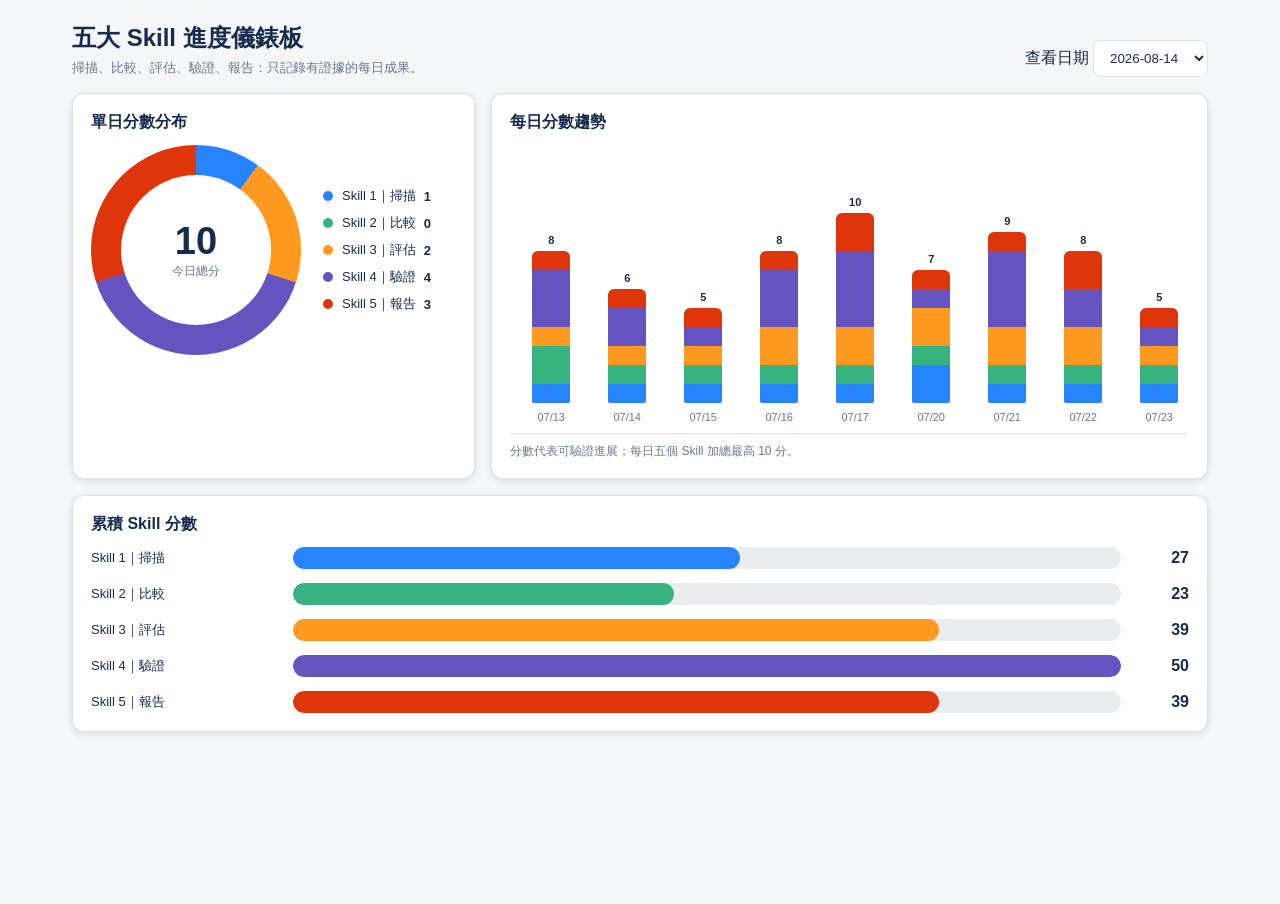
<file: dashboard/cleo-skill-dashboard.html>
<!doctype html>
<html lang="zh-Hant">
<head>
  <meta charset="utf-8">
  <meta name="viewport" content="width=device-width, initial-scale=1">
  <title>Cleo 的 Skill 進度儀錶板</title>
  <style>
    html, body, iframe {
      width: 100%;
      height: 100%;
      margin: 0;
      border: 0;
      background: #f5f6f8;
    }
  </style>
</head>
<body>
  <iframe
    src="./notion-skill-dashboard.html"
    title="Cleo 的 Skill 進度儀錶板"
    loading="eager"
  ></iframe>
</body>
</html>
</file>
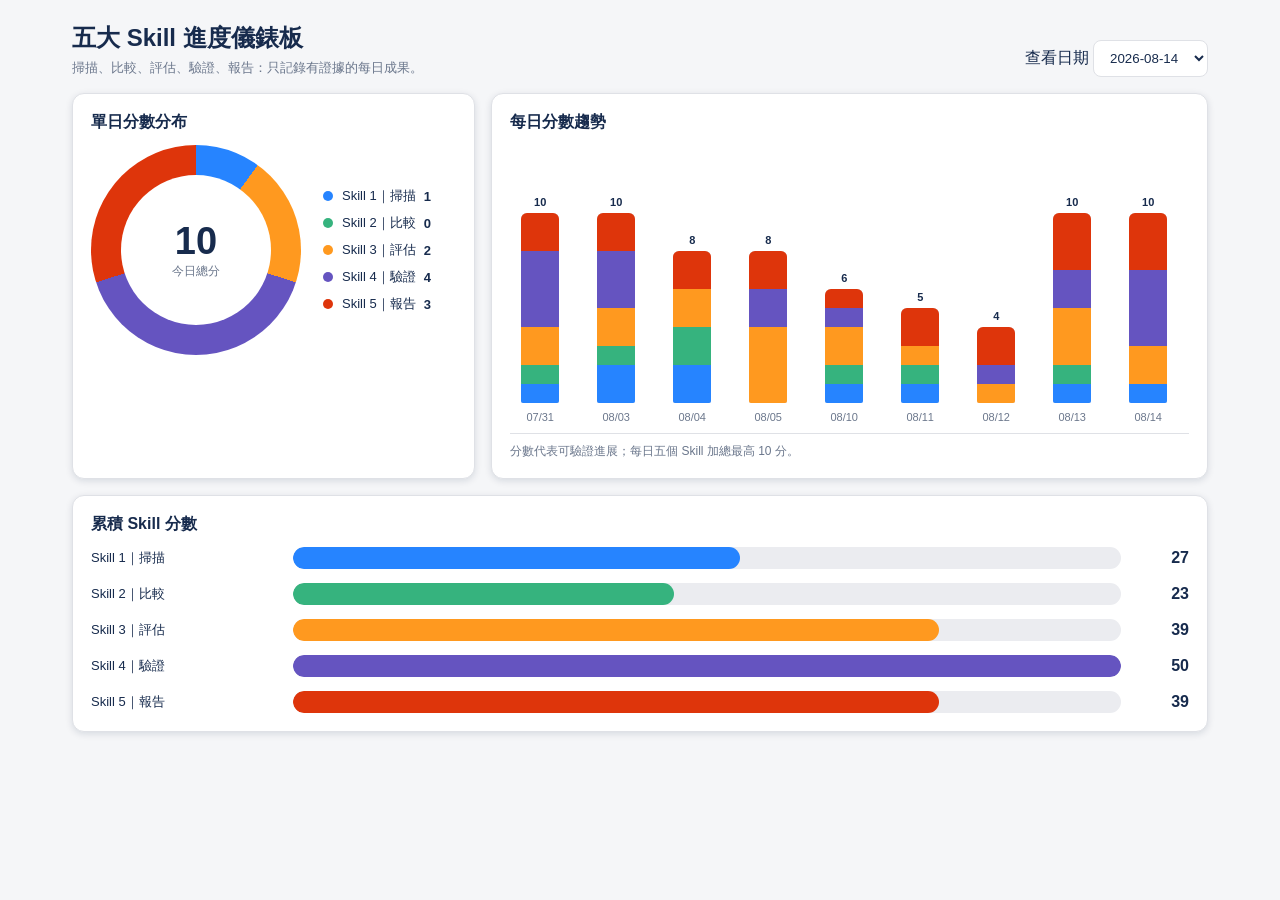
<file: dashboard/notion-skill-dashboard.html>
<!doctype html>
<html lang="zh-Hant">
<head>
  <meta charset="utf-8">
  <meta name="viewport" content="width=device-width,initial-scale=1">
  <title>Cleo 的 Skill 進度儀錶板</title>
  <style>
    :root{--bg:#f5f6f8;--card:#fff;--ink:#172b4d;--muted:#6b778c;--line:#dfe1e6}
    *{box-sizing:border-box}
    body{margin:0;background:var(--bg);color:var(--ink);font-family:Inter,"Noto Sans TC","Microsoft JhengHei","Segoe UI",sans-serif}
    .wrap{max-width:1180px;margin:auto;padding:22px}
    .head{display:flex;justify-content:space-between;gap:16px;align-items:end;margin-bottom:16px}
    h1{font-size:24px;margin:0}.sub{color:var(--muted);font-size:13px;margin-top:5px}
    select{border:1px solid var(--line);border-radius:8px;background:#fff;padding:9px 12px;color:var(--ink)}
    .grid{display:grid;grid-template-columns:minmax(300px,.9fr) minmax(480px,1.6fr);gap:16px}
    .card{background:var(--card);border:1px solid var(--line);border-radius:12px;padding:18px;box-shadow:0 2px 7px #091e4220}
    .title{font-weight:700;margin-bottom:12px}
    .donut-row{display:flex;gap:22px;align-items:center}
    .donut{width:210px;height:210px;border-radius:50%;position:relative;flex:none}
    .donut:after{content:"";position:absolute;inset:30px;border-radius:50%;background:#fff}
    .center{position:absolute;inset:0;display:grid;place-content:center;text-align:center;z-index:1}
    .score{font-size:38px;font-weight:800}.unit{font-size:12px;color:var(--muted)}
    .legend{display:grid;gap:9px;font-size:13px}.legend-row{display:grid;grid-template-columns:11px 1fr auto;gap:8px;align-items:center}
    .dot{width:10px;height:10px;border-radius:50%}.val{font-variant-numeric:tabular-nums;font-weight:700}
    .scroll{overflow-x:auto;padding:8px 4px 10px;border-bottom:1px solid var(--line);cursor:grab;user-select:none}
    .scroll.dragging{cursor:grabbing}
    .bars{display:flex;gap:22px;align-items:end;min-width:max-content;height:270px;padding:10px 10px 0}
    .day{width:54px;height:235px;display:flex;flex-direction:column;justify-content:end;align-items:center}
    .stack{width:38px;display:flex;flex-direction:column-reverse;border-radius:6px 6px 2px 2px;overflow:hidden;background:#ebecf0;box-shadow:inset 0 0 0 1px #dfe1e6}
    .seg{width:100%;min-height:0}.date{font-size:11px;color:var(--muted);margin-top:8px;white-space:nowrap}.total{font-size:11px;font-weight:700;margin-bottom:5px}
    .hint{font-size:12px;color:var(--muted);margin-top:9px}.bottom{margin-top:16px}.cum-list{display:grid;gap:14px}
    .cum-row{display:grid;grid-template-columns:190px 1fr 56px;gap:12px;align-items:center}
    .track{height:22px;background:#ebecf0;border-radius:12px;overflow:hidden}.fill{height:100%;border-radius:12px}
    .skill-name{font-size:13px}.cum-val{text-align:right;font-weight:800;font-variant-numeric:tabular-nums}
    @media(max-width:820px){.grid{grid-template-columns:1fr}.head{align-items:start;flex-direction:column}.donut-row{flex-direction:column}.cum-row{grid-template-columns:130px 1fr 48px}.wrap{padding:12px}}
  </style>
</head>
<body>
<main class="wrap">
  <header class="head">
    <div>
      <h1>五大 Skill 進度儀錶板</h1>
      <div class="sub">掃描、比較、評估、驗證、報告：只記錄有證據的每日成果。</div>
    </div>
    <label>查看日期
      <select id="dateSelect"></select>
    </label>
  </header>
  <section class="grid">
    <article class="card">
      <div class="title">單日分數分布</div>
      <div class="donut-row">
        <div id="donut" class="donut"><div class="center"><div id="dayTotal" class="score">0</div><div class="unit">今日總分</div></div></div>
        <div id="legend" class="legend"></div>
      </div>
    </article>
    <article class="card">
      <div class="title">每日分數趨勢</div>
      <div class="scroll" id="scroll"><div id="dayBars" class="bars"></div></div>
      <div class="hint">分數代表可驗證進展；每日五個 Skill 加總最高 10 分。</div>
    </article>
  </section>
  <section class="card bottom">
    <div class="title">累積 Skill 分數</div>
    <div id="cumulative" class="cum-list"></div>
  </section>
</main>
<script>
const skills=[
  {id:'scan',name:'掃描 Scan',label:'Skill 1｜掃描',color:'#2684FF'},
  {id:'compare',name:'比較 Compare',label:'Skill 2｜比較',color:'#36B37E'},
  {id:'evaluate',name:'評估 Evaluate',label:'Skill 3｜評估',color:'#FF991F'},
  {id:'validate',name:'驗證 Validate',label:'Skill 4｜驗證',color:'#6554C0'},
  {id:'report',name:'報告 Report',label:'Skill 5｜報告',color:'#DE350B'}
];
const scoreData=[
  {date:'2026-07-13',scores:{scan:1,compare:2,evaluate:1,validate:3,report:1}},
  {date:'2026-07-14',scores:{scan:1,compare:1,evaluate:1,validate:2,report:1}},
  {date:'2026-07-15',scores:{scan:1,compare:1,evaluate:1,validate:1,report:1}},
  {date:'2026-07-16',scores:{scan:1,compare:1,evaluate:2,validate:3,report:1}},
  {date:'2026-07-17',scores:{scan:1,compare:1,evaluate:2,validate:4,report:2}},
  {date:'2026-07-20',scores:{scan:2,compare:1,evaluate:2,validate:1,report:1}},
  {date:'2026-07-21',scores:{scan:1,compare:1,evaluate:2,validate:4,report:1}},
  {date:'2026-07-22',scores:{scan:1,compare:1,evaluate:2,validate:2,report:2}},
  {date:'2026-07-23',scores:{scan:1,compare:1,evaluate:1,validate:1,report:1}},
  {date:'2026-07-24',scores:{scan:0,compare:0,evaluate:1,validate:0,report:3}},
  {date:'2026-07-27',scores:{scan:2,compare:1,evaluate:1,validate:3,report:2}},
  {date:'2026-07-28',scores:{scan:3,compare:2,evaluate:1,validate:1,report:1}},
  {date:'2026-07-29',scores:{scan:2,compare:2,evaluate:1,validate:4,report:1}},
  {date:'2026-07-30',scores:{scan:1,compare:1,evaluate:2,validate:4,report:2}},
  {date:'2026-07-31',scores:{scan:1,compare:1,evaluate:2,validate:4,report:2}},
  {date:'2026-08-03',scores:{scan:2,compare:1,evaluate:2,validate:3,report:2}},
  {date:'2026-08-04',scores:{scan:2,compare:2,evaluate:2,validate:0,report:2}},
  {date:'2026-08-05',scores:{scan:0,compare:0,evaluate:4,validate:2,report:2}},
  {date:'2026-08-10',scores:{scan:1,compare:1,evaluate:2,validate:1,report:1}},
  {date:'2026-08-11',scores:{scan:1,compare:1,evaluate:1,validate:0,report:2}},
  {date:'2026-08-12',scores:{scan:0,compare:0,evaluate:1,validate:1,report:2}},
  {date:'2026-08-13',scores:{scan:1,compare:1,evaluate:3,validate:2,report:3}},
  {date:'2026-08-14',scores:{scan:1,compare:0,evaluate:2,validate:4,report:3}}
];
const fmt=n=>Number(n.toFixed(2)).toString();
const total=d=>skills.reduce((s,k)=>s+(d.scores[k.id]||0),0);
const select=document.querySelector('#dateSelect');
const scroll=document.querySelector('#scroll');
let dragging=false,dragStartX=0,dragStartLeft=0;
scoreData.forEach(d=>{const o=document.createElement('option');o.value=d.date;o.textContent=d.date;select.appendChild(o)});
select.value=scoreData.at(-1).date;
function renderDay(date){
  const d=scoreData.find(x=>x.date===date)||scoreData.at(-1),sum=total(d);
  document.querySelector('#dayTotal').textContent=fmt(sum);
  let start=0,parts=[];
  skills.forEach(k=>{
    const v=d.scores[k.id]||0,end=start+(sum?v/sum*100:0);
    if(v>0)parts.push(`${k.color} ${start}% ${end}%`);
    start=end;
  });
  document.querySelector('#donut').style.background=parts.length?`conic-gradient(${parts.join(',')})`:'#dfe1e6';
  document.querySelector('#legend').innerHTML=skills.map(k=>`<div class="legend-row"><i class="dot" style="background:${k.color}"></i><span>${k.label}</span><span class="val">${fmt(d.scores[k.id]||0)}</span></div>`).join('');
}
function renderBars(){
  const max=Math.max(...scoreData.map(total),1);
  document.querySelector('#dayBars').innerHTML=scoreData.map(d=>{
    const sum=total(d),h=Math.max(sum/max*190,2);
    const segs=skills.map(k=>{
      const v=d.scores[k.id]||0;
      return `<div class="seg" title="${k.label} ${fmt(v)}" style="height:${sum?v/sum*h:0}px;background:${k.color}"></div>`;
    }).join('');
    return `<div class="day"><div class="total">${fmt(sum)}</div><div class="stack" style="height:${h}px">${segs}</div><div class="date">${d.date.slice(5).replace('-','/')}</div></div>`;
  }).join('');
  requestAnimationFrame(()=>{const s=document.querySelector('#scroll');s.scrollLeft=s.scrollWidth});
}
function renderCum(){
  const sums=Object.fromEntries(skills.map(k=>[k.id,scoreData.reduce((n,d)=>n+(d.scores[k.id]||0),0)]));
  const max=Math.max(...Object.values(sums),1);
  document.querySelector('#cumulative').innerHTML=skills.map(k=>`<div class="cum-row"><div class="skill-name">${k.label}</div><div class="track"><div class="fill" style="width:${sums[k.id]/max*100}%;background:${k.color}"></div></div><div class="cum-val">${fmt(sums[k.id])}</div></div>`).join('');
}
select.addEventListener('change',e=>renderDay(e.target.value));
scroll.addEventListener('pointerdown',e=>{
  dragging=true;dragStartX=e.clientX;dragStartLeft=scroll.scrollLeft;
  scroll.classList.add('dragging');scroll.setPointerCapture(e.pointerId);
});
scroll.addEventListener('pointermove',e=>{if(dragging)scroll.scrollLeft=dragStartLeft-(e.clientX-dragStartX)});
scroll.addEventListener('pointerup',()=>{dragging=false;scroll.classList.remove('dragging')});
scroll.addEventListener('pointercancel',()=>{dragging=false;scroll.classList.remove('dragging')});
renderDay(select.value);
renderBars();
renderCum();
</script>
</body>
</html>
</file>
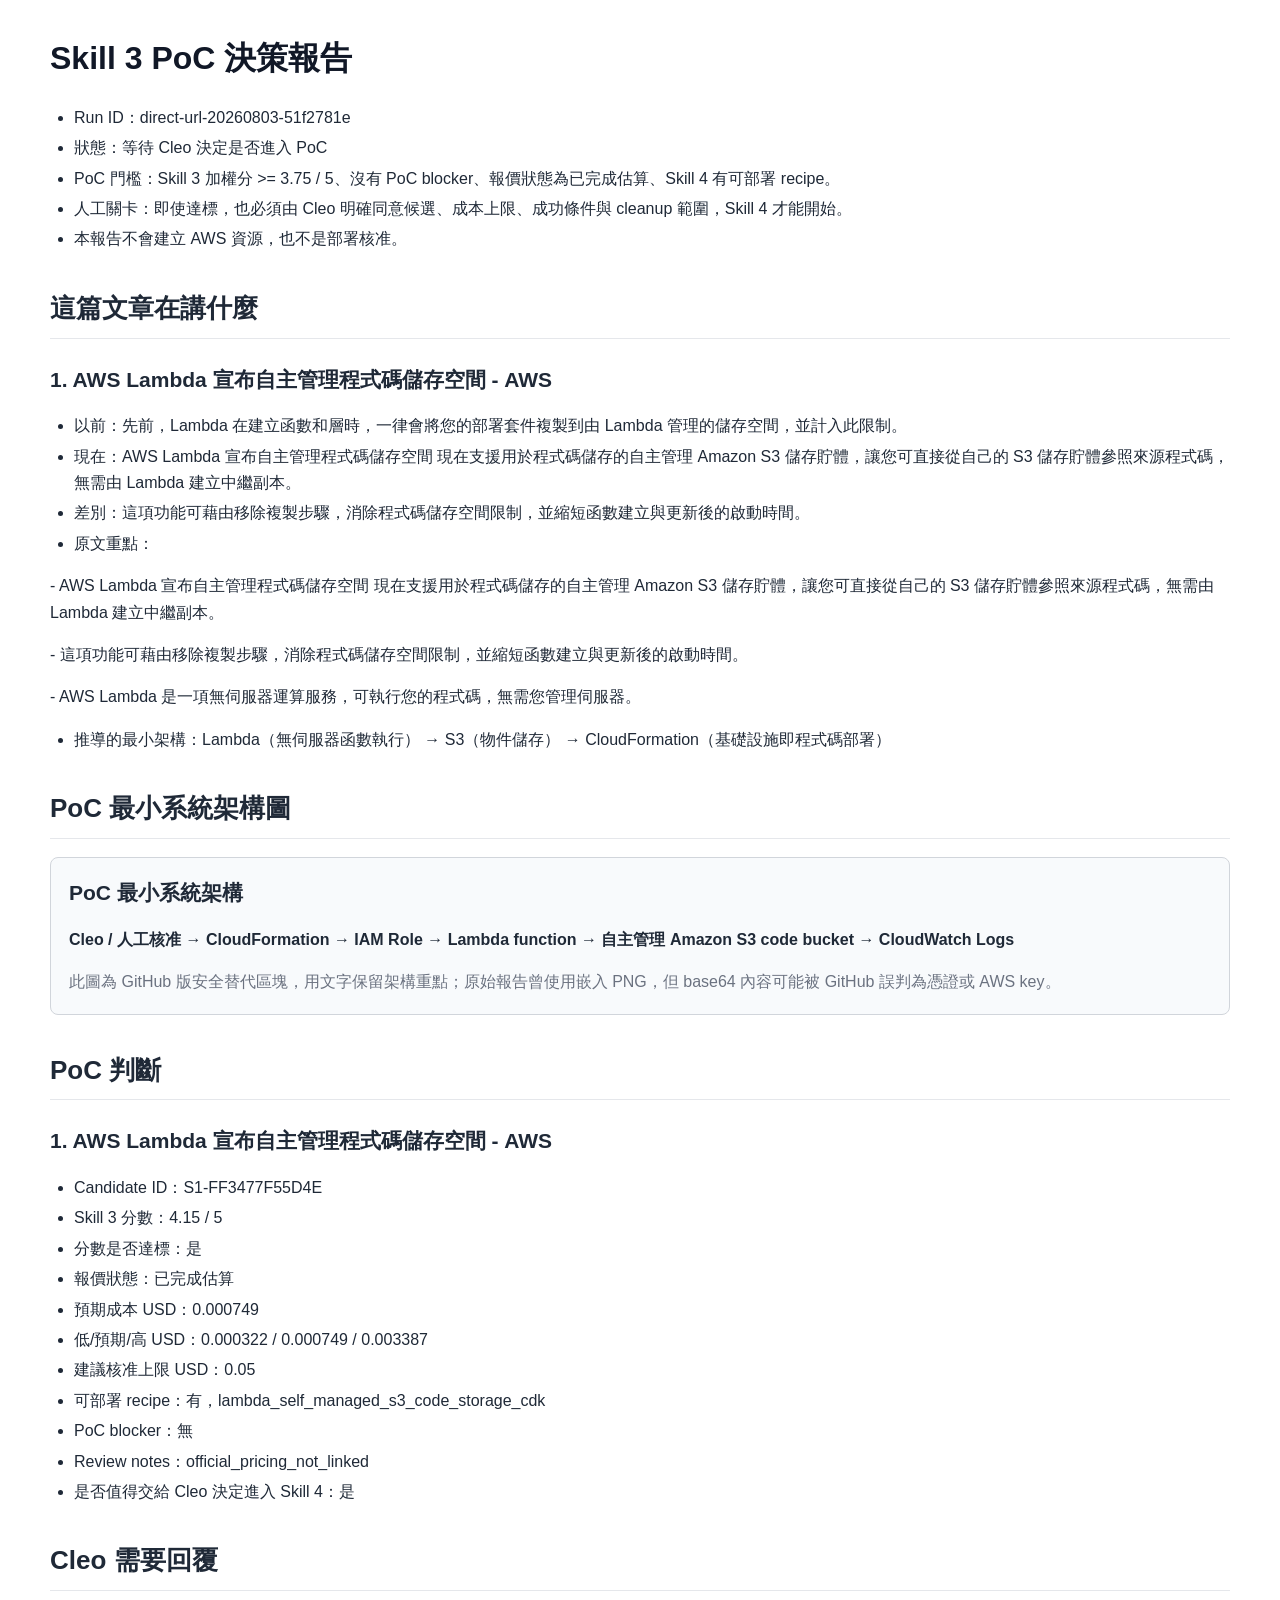
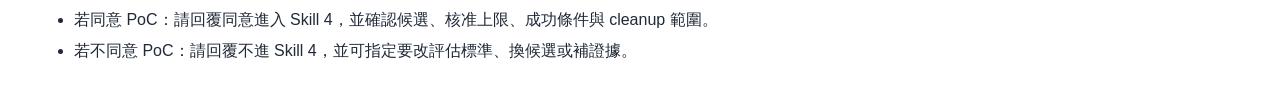
<file: final-proposal/skill3-html-reports-20260814/01-lambda-self-managed-code-storage-skill3-report.html>
﻿<!doctype html>
<html lang="zh-Hant">
<head>
<meta charset="utf-8">
<title>Skill 3 PoC 決策報告</title>
<style>
body{font-family:-apple-system,BlinkMacSystemFont,"Segoe UI","Noto Sans TC","Microsoft JhengHei",sans-serif;line-height:1.65;color:#1f2937;max-width:1180px;margin:32px auto;padding:0 28px;background:#fff;}
h1{font-size:32px;margin:0 0 20px;color:#111827;} h2{font-size:26px;margin:34px 0 14px;border-bottom:1px solid #e5e7eb;padding-bottom:8px;} h3{font-size:21px;margin:24px 0 8px;} ul{padding-left:24px;} li{margin:4px 0;} figure{margin:18px 0 28px;} figure img{display:block;width:100%;height:auto;border:1px solid #d1d5db;border-radius:8px;box-shadow:0 2px 10px rgba(15,23,42,.08);} figcaption{font-size:14px;color:#6b7280;margin-top:8px;text-align:center;}
</style>
</head>
<body>
<h1>Skill 3 PoC 決策報告</h1>
<ul>
<li>Run ID：direct-url-20260803-51f2781e</li>
<li>狀態：等待 Cleo 決定是否進入 PoC</li>
<li>PoC 門檻：Skill 3 加權分 &gt;= 3.75 / 5、沒有 PoC blocker、報價狀態為已完成估算、Skill 4 有可部署 recipe。</li>
<li>人工關卡：即使達標，也必須由 Cleo 明確同意候選、成本上限、成功條件與 cleanup 範圍，Skill 4 才能開始。</li>
<li>本報告不會建立 AWS 資源，也不是部署核准。</li>
</ul>
<h2>這篇文章在講什麼</h2>
<h3>1. AWS Lambda 宣布自主管理程式碼儲存空間 - AWS</h3>
<ul>
<li>以前：先前，Lambda 在建立函數和層時，一律會將您的部署套件複製到由 Lambda 管理的儲存空間，並計入此限制。</li>
<li>現在：AWS Lambda 宣布自主管理程式碼儲存空間 現在支援用於程式碼儲存的自主管理 Amazon S3 儲存貯體，讓您可直接從自己的 S3 儲存貯體參照來源程式碼，無需由 Lambda 建立中繼副本。</li>
<li>差別：這項功能可藉由移除複製步驟，消除程式碼儲存空間限制，並縮短函數建立與更新後的啟動時間。</li>
<li>原文重點：</li>
</ul>
<p>  - AWS Lambda 宣布自主管理程式碼儲存空間 現在支援用於程式碼儲存的自主管理 Amazon S3 儲存貯體，讓您可直接從自己的 S3 儲存貯體參照來源程式碼，無需由 Lambda 建立中繼副本。</p>
<p>  - 這項功能可藉由移除複製步驟，消除程式碼儲存空間限制，並縮短函數建立與更新後的啟動時間。</p>
<p>  - AWS Lambda 是一項無伺服器運算服務，可執行您的程式碼，無需您管理伺服器。</p>
<ul>
<li>推導的最小架構：Lambda（無伺服器函數執行） → S3（物件儲存） → CloudFormation（基礎設施即程式碼部署）</li>
</ul>
<h2>PoC 最小系統架構圖</h2>
<div style="border:1px solid #d1d5db;border-radius:8px;padding:18px;margin:18px 0 28px;background:#f8fafc;">
  <h3 style="margin-top:0;">PoC 最小系統架構</h3>
  <p><strong>Cleo / 人工核准</strong> → <strong>CloudFormation</strong> → <strong>IAM Role</strong> → <strong>Lambda function</strong> → <strong>自主管理 Amazon S3 code bucket</strong> → <strong>CloudWatch Logs</strong></p>
  <p style="color:#6b7280;margin-bottom:0;">此圖為 GitHub 版安全替代區塊，用文字保留架構重點；原始報告曾使用嵌入 PNG，但 base64 內容可能被 GitHub 誤判為憑證或 AWS key。</p>
</div>
<h2>PoC 判斷</h2>
<h3>1. AWS Lambda 宣布自主管理程式碼儲存空間 - AWS</h3>
<ul>
<li>Candidate ID：S1-FF3477F55D4E</li>
<li>Skill 3 分數：4.15 / 5</li>
<li>分數是否達標：是</li>
<li>報價狀態：已完成估算</li>
<li>預期成本 USD：0.000749</li>
<li>低/預期/高 USD：0.000322 / 0.000749 / 0.003387</li>
<li>建議核准上限 USD：0.05</li>
<li>可部署 recipe：有，lambda_self_managed_s3_code_storage_cdk</li>
<li>PoC blocker：無</li>
<li>Review notes：official_pricing_not_linked</li>
<li>是否值得交給 Cleo 決定進入 Skill 4：是</li>
</ul>
<h2>Cleo 需要回覆</h2>
<ul>
<li>若同意 PoC：請回覆同意進入 Skill 4，並確認候選、核准上限、成功條件與 cleanup 範圍。</li>
<li>若不同意 PoC：請回覆不進 Skill 4，並可指定要改評估標準、換候選或補證據。</li>
</ul>
</body>
</html>
</file>
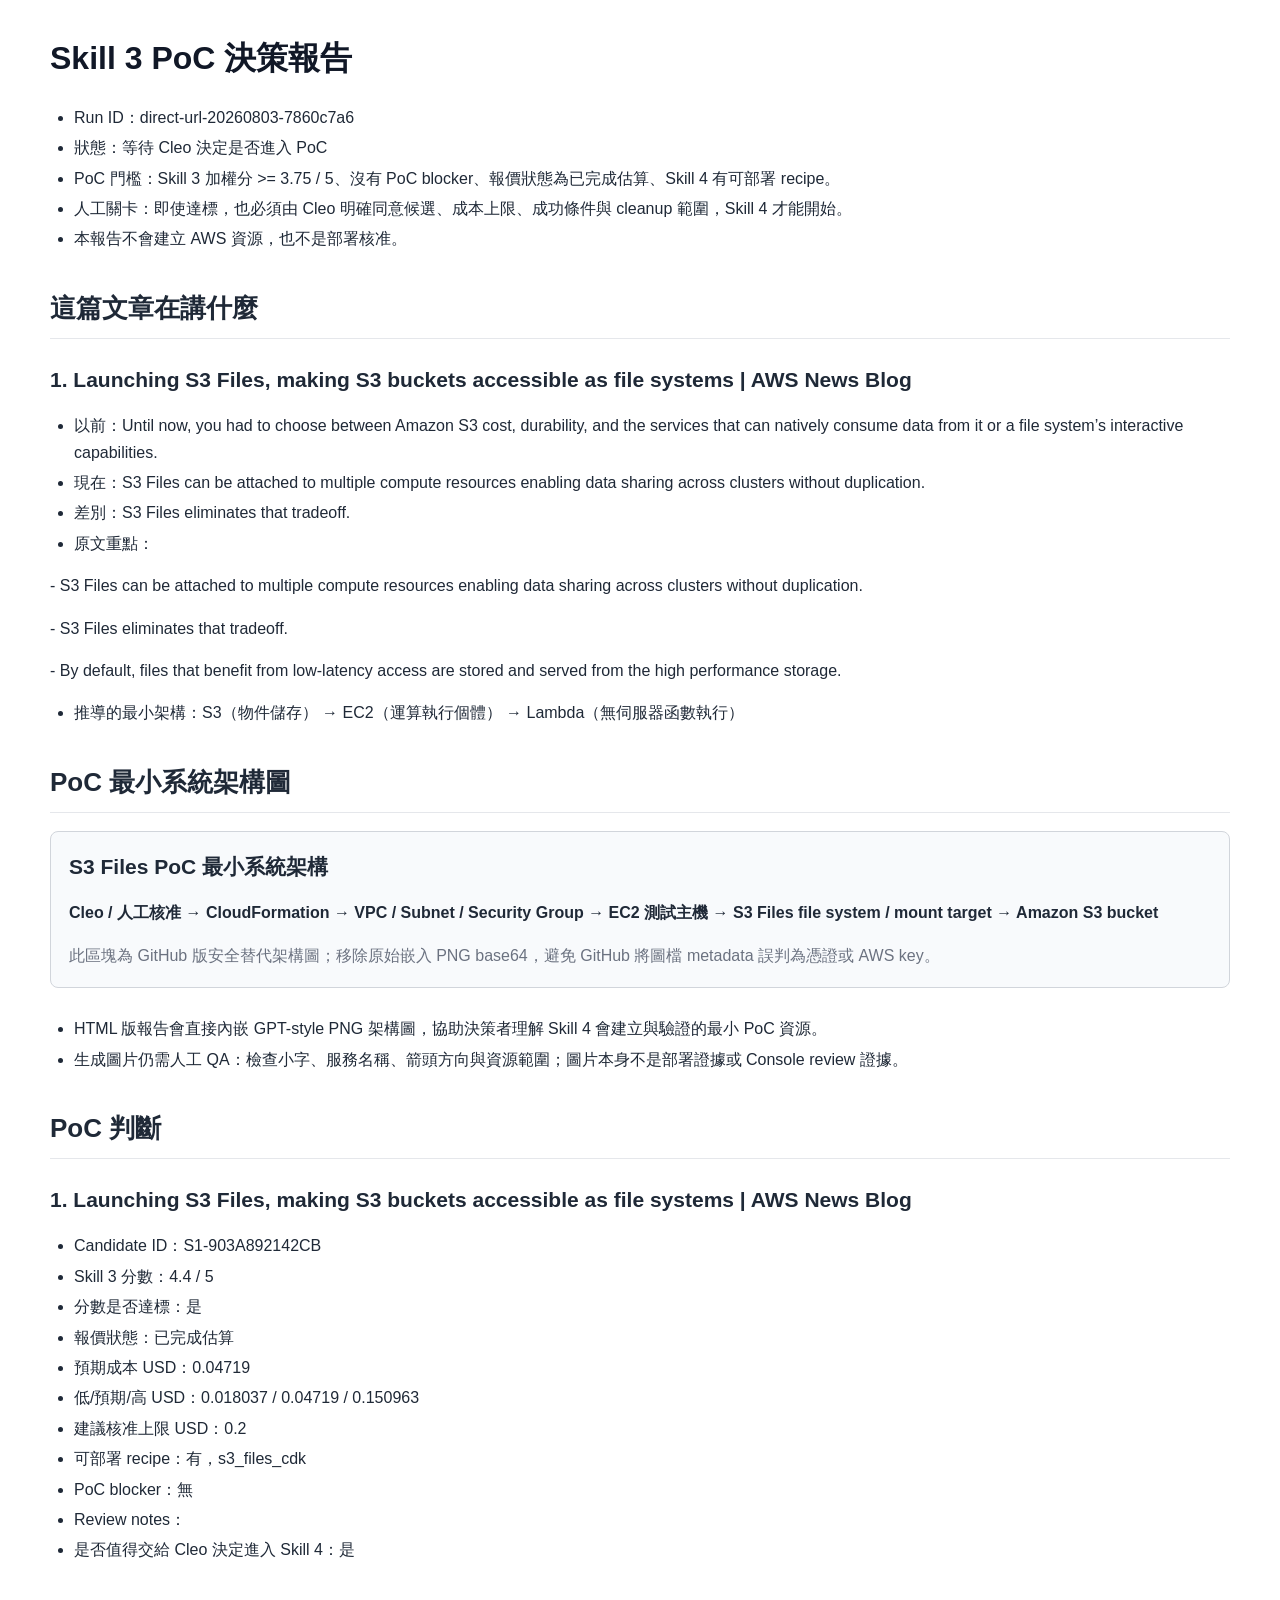
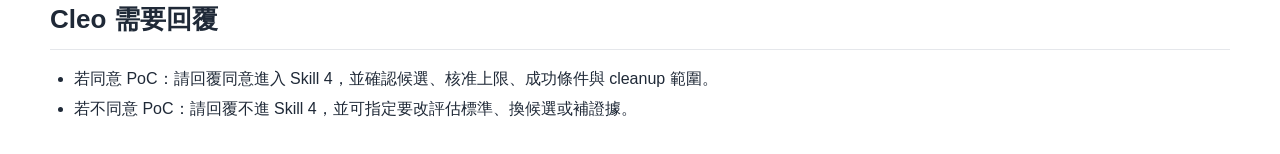
<file: final-proposal/skill3-html-reports-20260814/02-s3-files-skill3-report.html>
﻿<!doctype html>
<html lang="zh-Hant">
<head>
<meta charset="utf-8">
<title>Skill 3 PoC 決策報告</title>
<style>
body{font-family:-apple-system,BlinkMacSystemFont,"Segoe UI","Noto Sans TC","Microsoft JhengHei",sans-serif;line-height:1.65;color:#1f2937;max-width:1180px;margin:32px auto;padding:0 28px;background:#fff;}
h1{font-size:32px;margin:0 0 20px;color:#111827;} h2{font-size:26px;margin:34px 0 14px;border-bottom:1px solid #e5e7eb;padding-bottom:8px;} h3{font-size:21px;margin:24px 0 8px;} ul{padding-left:24px;} li{margin:4px 0;} figure{margin:18px 0 28px;} figure img{display:block;width:100%;height:auto;border:1px solid #d1d5db;border-radius:8px;box-shadow:0 2px 10px rgba(15,23,42,.08);} figcaption{font-size:14px;color:#6b7280;margin-top:8px;text-align:center;} .notice{border:1px solid #f59e0b;background:#fffbeb;color:#92400e;border-radius:8px;padding:12px 14px;margin:12px 0 24px;}
</style>
</head>
<body>
<h1>Skill 3 PoC 決策報告</h1>
<ul>
<li>Run ID：direct-url-20260803-7860c7a6</li>
<li>狀態：等待 Cleo 決定是否進入 PoC</li>
<li>PoC 門檻：Skill 3 加權分 &gt;= 3.75 / 5、沒有 PoC blocker、報價狀態為已完成估算、Skill 4 有可部署 recipe。</li>
<li>人工關卡：即使達標，也必須由 Cleo 明確同意候選、成本上限、成功條件與 cleanup 範圍，Skill 4 才能開始。</li>
<li>本報告不會建立 AWS 資源，也不是部署核准。</li>
</ul>
<h2>這篇文章在講什麼</h2>
<h3>1. Launching S3 Files, making S3 buckets accessible as file systems | AWS News Blog</h3>
<ul>
<li>以前：Until now, you had to choose between Amazon S3 cost, durability, and the services that can natively consume data from it or a file system’s interactive capabilities.</li>
<li>現在：S3 Files can be attached to multiple compute resources enabling data sharing across clusters without duplication.</li>
<li>差別：S3 Files eliminates that tradeoff.</li>
<li>原文重點：</li>
</ul>
<p>- S3 Files can be attached to multiple compute resources enabling data sharing across clusters without duplication.</p>
<p>- S3 Files eliminates that tradeoff.</p>
<p>- By default, files that benefit from low-latency access are stored and served from the high performance storage.</p>
<ul>
<li>推導的最小架構：S3（物件儲存） → EC2（運算執行個體） → Lambda（無伺服器函數執行）</li>
</ul>
<h2>PoC 最小系統架構圖</h2>
<div style="border:1px solid #d1d5db;border-radius:8px;padding:18px;margin:18px 0 28px;background:#f8fafc;"><h3 style="margin-top:0;">S3 Files PoC 最小系統架構</h3><p><strong>Cleo / 人工核准 → CloudFormation → VPC / Subnet / Security Group → EC2 測試主機 → S3 Files file system / mount target → Amazon S3 bucket</strong></p><p style="color:#6b7280;margin-bottom:0;">此區塊為 GitHub 版安全替代架構圖；移除原始嵌入 PNG base64，避免 GitHub 將圖檔 metadata 誤判為憑證或 AWS key。</p></div>
<ul>
<li>HTML 版報告會直接內嵌 GPT-style PNG 架構圖，協助決策者理解 Skill 4 會建立與驗證的最小 PoC 資源。</li>
<li>生成圖片仍需人工 QA：檢查小字、服務名稱、箭頭方向與資源範圍；圖片本身不是部署證據或 Console review 證據。</li>
</ul>
<h2>PoC 判斷</h2>
<h3>1. Launching S3 Files, making S3 buckets accessible as file systems | AWS News Blog</h3>
<ul>
<li>Candidate ID：S1-903A892142CB</li>
<li>Skill 3 分數：4.4 / 5</li>
<li>分數是否達標：是</li>
<li>報價狀態：已完成估算</li>
<li>預期成本 USD：0.04719</li>
<li>低/預期/高 USD：0.018037 / 0.04719 / 0.150963</li>
<li>建議核准上限 USD：0.2</li>
<li>可部署 recipe：有，s3_files_cdk</li>
<li>PoC blocker：無</li>
<li>Review notes：</li>
<li>是否值得交給 Cleo 決定進入 Skill 4：是</li>
</ul>
<h2>Cleo 需要回覆</h2>
<ul>
<li>若同意 PoC：請回覆同意進入 Skill 4，並確認候選、核准上限、成功條件與 cleanup 範圍。</li>
<li>若不同意 PoC：請回覆不進 Skill 4，並可指定要改評估標準、換候選或補證據。</li>
</ul>
</body>
</html>
</file>
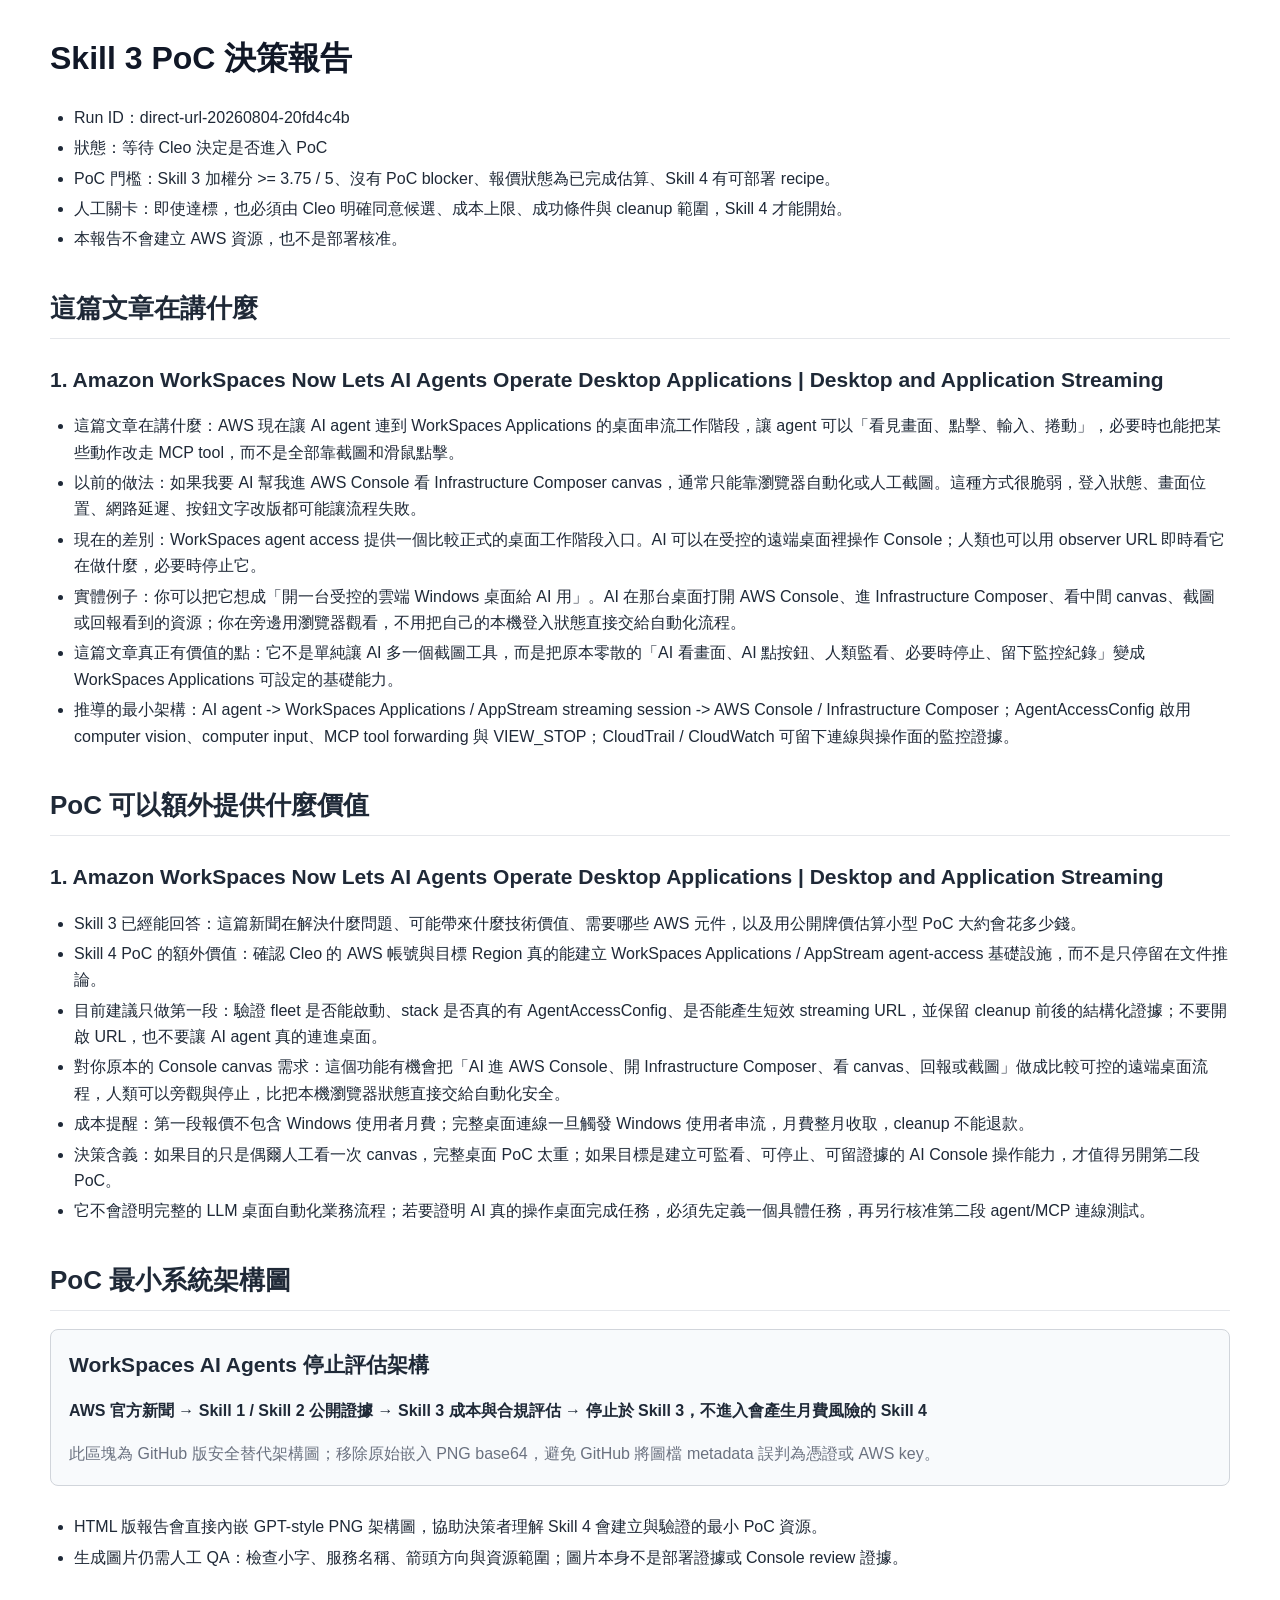
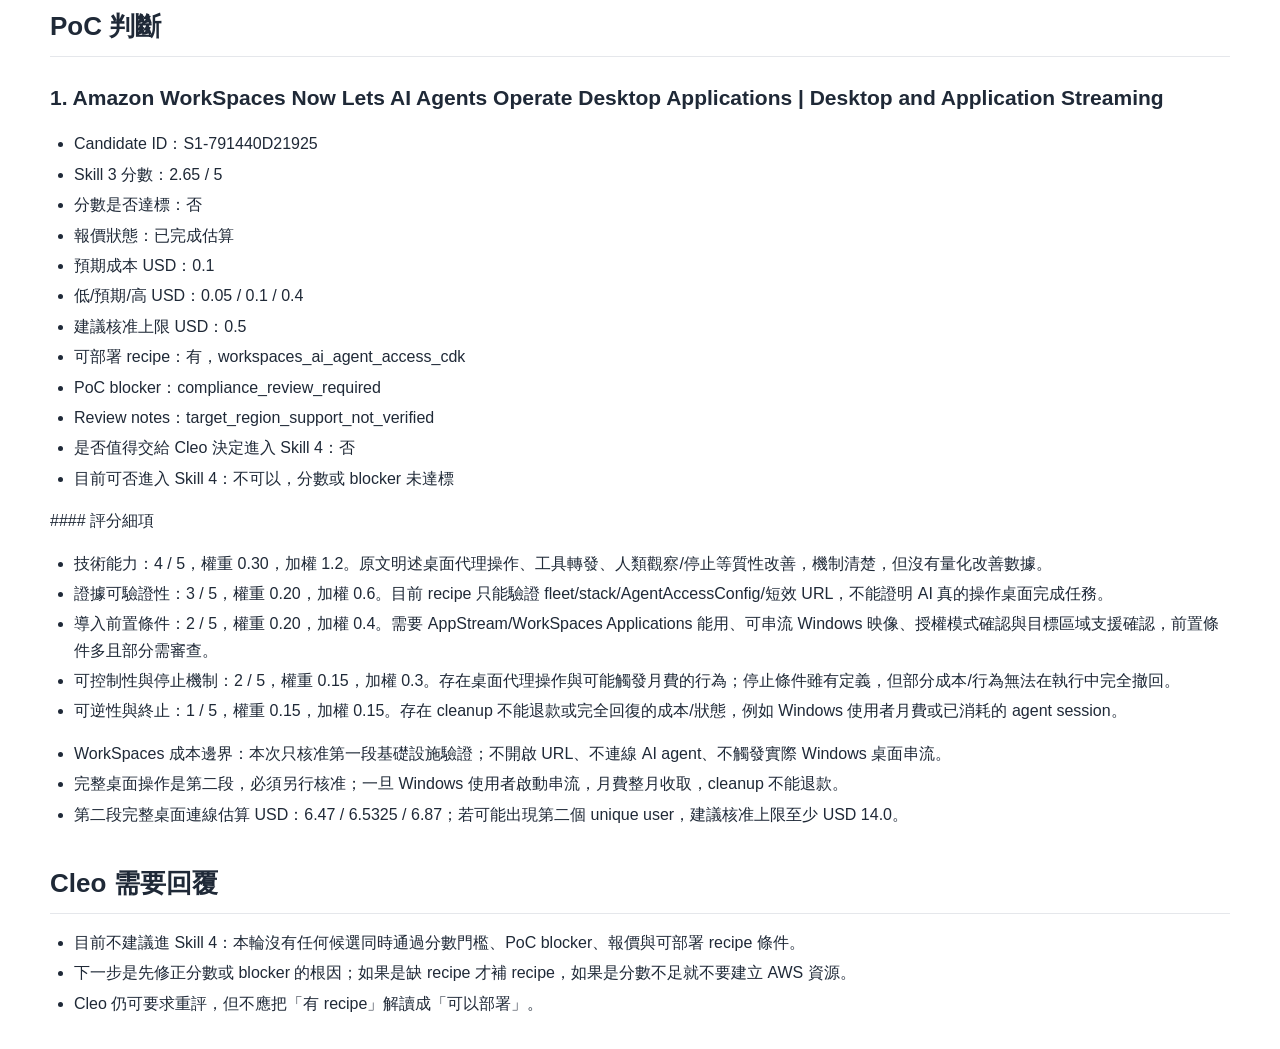
<file: final-proposal/skill3-html-reports-20260814/03-workspaces-ai-agents-skill3-report.html>
﻿<!doctype html>
<html lang="zh-Hant">
<head>
<meta charset="utf-8">
<title>Skill 3 PoC 決策報告</title>
<style>
body{font-family:-apple-system,BlinkMacSystemFont,"Segoe UI","Noto Sans TC","Microsoft JhengHei",sans-serif;line-height:1.65;color:#1f2937;max-width:1180px;margin:32px auto;padding:0 28px;background:#fff;}
h1{font-size:32px;margin:0 0 20px;color:#111827;} h2{font-size:26px;margin:34px 0 14px;border-bottom:1px solid #e5e7eb;padding-bottom:8px;} h3{font-size:21px;margin:24px 0 8px;} ul{padding-left:24px;} li{margin:4px 0;} figure{margin:18px 0 28px;} figure img{display:block;width:100%;height:auto;border:1px solid #d1d5db;border-radius:8px;box-shadow:0 2px 10px rgba(15,23,42,.08);} figcaption{font-size:14px;color:#6b7280;margin-top:8px;text-align:center;} .notice{border:1px solid #f59e0b;background:#fffbeb;color:#92400e;border-radius:8px;padding:12px 14px;margin:12px 0 24px;}
</style>
</head>
<body>
<h1>Skill 3 PoC 決策報告</h1>
<ul>
<li>Run ID：direct-url-20260804-20fd4c4b</li>
<li>狀態：等待 Cleo 決定是否進入 PoC</li>
<li>PoC 門檻：Skill 3 加權分 &gt;= 3.75 / 5、沒有 PoC blocker、報價狀態為已完成估算、Skill 4 有可部署 recipe。</li>
<li>人工關卡：即使達標，也必須由 Cleo 明確同意候選、成本上限、成功條件與 cleanup 範圍，Skill 4 才能開始。</li>
<li>本報告不會建立 AWS 資源，也不是部署核准。</li>
</ul>
<h2>這篇文章在講什麼</h2>
<h3>1. Amazon WorkSpaces Now Lets AI Agents Operate Desktop Applications | Desktop and Application Streaming</h3>
<ul>
<li>這篇文章在講什麼：AWS 現在讓 AI agent 連到 WorkSpaces Applications 的桌面串流工作階段，讓 agent 可以「看見畫面、點擊、輸入、捲動」，必要時也能把某些動作改走 MCP tool，而不是全部靠截圖和滑鼠點擊。</li>
<li>以前的做法：如果我要 AI 幫我進 AWS Console 看 Infrastructure Composer canvas，通常只能靠瀏覽器自動化或人工截圖。這種方式很脆弱，登入狀態、畫面位置、網路延遲、按鈕文字改版都可能讓流程失敗。</li>
<li>現在的差別：WorkSpaces agent access 提供一個比較正式的桌面工作階段入口。AI 可以在受控的遠端桌面裡操作 Console；人類也可以用 observer URL 即時看它在做什麼，必要時停止它。</li>
<li>實體例子：你可以把它想成「開一台受控的雲端 Windows 桌面給 AI 用」。AI 在那台桌面打開 AWS Console、進 Infrastructure Composer、看中間 canvas、截圖或回報看到的資源；你在旁邊用瀏覽器觀看，不用把自己的本機登入狀態直接交給自動化流程。</li>
<li>這篇文章真正有價值的點：它不是單純讓 AI 多一個截圖工具，而是把原本零散的「AI 看畫面、AI 點按鈕、人類監看、必要時停止、留下監控紀錄」變成 WorkSpaces Applications 可設定的基礎能力。</li>
<li>推導的最小架構：AI agent -&gt; WorkSpaces Applications / AppStream streaming session -&gt; AWS Console / Infrastructure Composer；AgentAccessConfig 啟用 computer vision、computer input、MCP tool forwarding 與 VIEW_STOP；CloudTrail / CloudWatch 可留下連線與操作面的監控證據。</li>
</ul>
<h2>PoC 可以額外提供什麼價值</h2>
<h3>1. Amazon WorkSpaces Now Lets AI Agents Operate Desktop Applications | Desktop and Application Streaming</h3>
<ul>
<li>Skill 3 已經能回答：這篇新聞在解決什麼問題、可能帶來什麼技術價值、需要哪些 AWS 元件，以及用公開牌價估算小型 PoC 大約會花多少錢。</li>
<li>Skill 4 PoC 的額外價值：確認 Cleo 的 AWS 帳號與目標 Region 真的能建立 WorkSpaces Applications / AppStream agent-access 基礎設施，而不是只停留在文件推論。</li>
<li>目前建議只做第一段：驗證 fleet 是否能啟動、stack 是否真的有 AgentAccessConfig、是否能產生短效 streaming URL，並保留 cleanup 前後的結構化證據；不要開啟 URL，也不要讓 AI agent 真的連進桌面。</li>
<li>對你原本的 Console canvas 需求：這個功能有機會把「AI 進 AWS Console、開 Infrastructure Composer、看 canvas、回報或截圖」做成比較可控的遠端桌面流程，人類可以旁觀與停止，比把本機瀏覽器狀態直接交給自動化安全。</li>
<li>成本提醒：第一段報價不包含 Windows 使用者月費；完整桌面連線一旦觸發 Windows 使用者串流，月費整月收取，cleanup 不能退款。</li>
<li>決策含義：如果目的只是偶爾人工看一次 canvas，完整桌面 PoC 太重；如果目標是建立可監看、可停止、可留證據的 AI Console 操作能力，才值得另開第二段 PoC。</li>
<li>它不會證明完整的 LLM 桌面自動化業務流程；若要證明 AI 真的操作桌面完成任務，必須先定義一個具體任務，再另行核准第二段 agent/MCP 連線測試。</li>
</ul>
<h2>PoC 最小系統架構圖</h2>
<div style="border:1px solid #d1d5db;border-radius:8px;padding:18px;margin:18px 0 28px;background:#f8fafc;"><h3 style="margin-top:0;">WorkSpaces AI Agents 停止評估架構</h3><p><strong>AWS 官方新聞 → Skill 1 / Skill 2 公開證據 → Skill 3 成本與合規評估 → 停止於 Skill 3，不進入會產生月費風險的 Skill 4</strong></p><p style="color:#6b7280;margin-bottom:0;">此區塊為 GitHub 版安全替代架構圖；移除原始嵌入 PNG base64，避免 GitHub 將圖檔 metadata 誤判為憑證或 AWS key。</p></div>
<ul>
<li>HTML 版報告會直接內嵌 GPT-style PNG 架構圖，協助決策者理解 Skill 4 會建立與驗證的最小 PoC 資源。</li>
<li>生成圖片仍需人工 QA：檢查小字、服務名稱、箭頭方向與資源範圍；圖片本身不是部署證據或 Console review 證據。</li>
</ul>
<h2>PoC 判斷</h2>
<h3>1. Amazon WorkSpaces Now Lets AI Agents Operate Desktop Applications | Desktop and Application Streaming</h3>
<ul>
<li>Candidate ID：S1-791440D21925</li>
<li>Skill 3 分數：2.65 / 5</li>
<li>分數是否達標：否</li>
<li>報價狀態：已完成估算</li>
<li>預期成本 USD：0.1</li>
<li>低/預期/高 USD：0.05 / 0.1 / 0.4</li>
<li>建議核准上限 USD：0.5</li>
<li>可部署 recipe：有，workspaces_ai_agent_access_cdk</li>
<li>PoC blocker：compliance_review_required</li>
<li>Review notes：target_region_support_not_verified</li>
<li>是否值得交給 Cleo 決定進入 Skill 4：否</li>
<li>目前可否進入 Skill 4：不可以，分數或 blocker 未達標</li>
</ul>
<p>#### 評分細項</p>
<ul>
<li>技術能力：4 / 5，權重 0.30，加權 1.2。原文明述桌面代理操作、工具轉發、人類觀察/停止等質性改善，機制清楚，但沒有量化改善數據。</li>
<li>證據可驗證性：3 / 5，權重 0.20，加權 0.6。目前 recipe 只能驗證 fleet/stack/AgentAccessConfig/短效 URL，不能證明 AI 真的操作桌面完成任務。</li>
<li>導入前置條件：2 / 5，權重 0.20，加權 0.4。需要 AppStream/WorkSpaces Applications 能用、可串流 Windows 映像、授權模式確認與目標區域支援確認，前置條件多且部分需審查。</li>
<li>可控制性與停止機制：2 / 5，權重 0.15，加權 0.3。存在桌面代理操作與可能觸發月費的行為；停止條件雖有定義，但部分成本/行為無法在執行中完全撤回。</li>
<li>可逆性與終止：1 / 5，權重 0.15，加權 0.15。存在 cleanup 不能退款或完全回復的成本/狀態，例如 Windows 使用者月費或已消耗的 agent session。</li>
</ul>
<ul>
<li>WorkSpaces 成本邊界：本次只核准第一段基礎設施驗證；不開啟 URL、不連線 AI agent、不觸發實際 Windows 桌面串流。</li>
<li>完整桌面操作是第二段，必須另行核准；一旦 Windows 使用者啟動串流，月費整月收取，cleanup 不能退款。</li>
<li>第二段完整桌面連線估算 USD：6.47 / 6.5325 / 6.87；若可能出現第二個 unique user，建議核准上限至少 USD 14.0。</li>
</ul>
<h2>Cleo 需要回覆</h2>
<ul>
<li>目前不建議進 Skill 4：本輪沒有任何候選同時通過分數門檻、PoC blocker、報價與可部署 recipe 條件。</li>
<li>下一步是先修正分數或 blocker 的根因；如果是缺 recipe 才補 recipe，如果是分數不足就不要建立 AWS 資源。</li>
<li>Cleo 仍可要求重評，但不應把「有 recipe」解讀成「可以部署」。</li>
</ul>
</body>
</html>
</file>
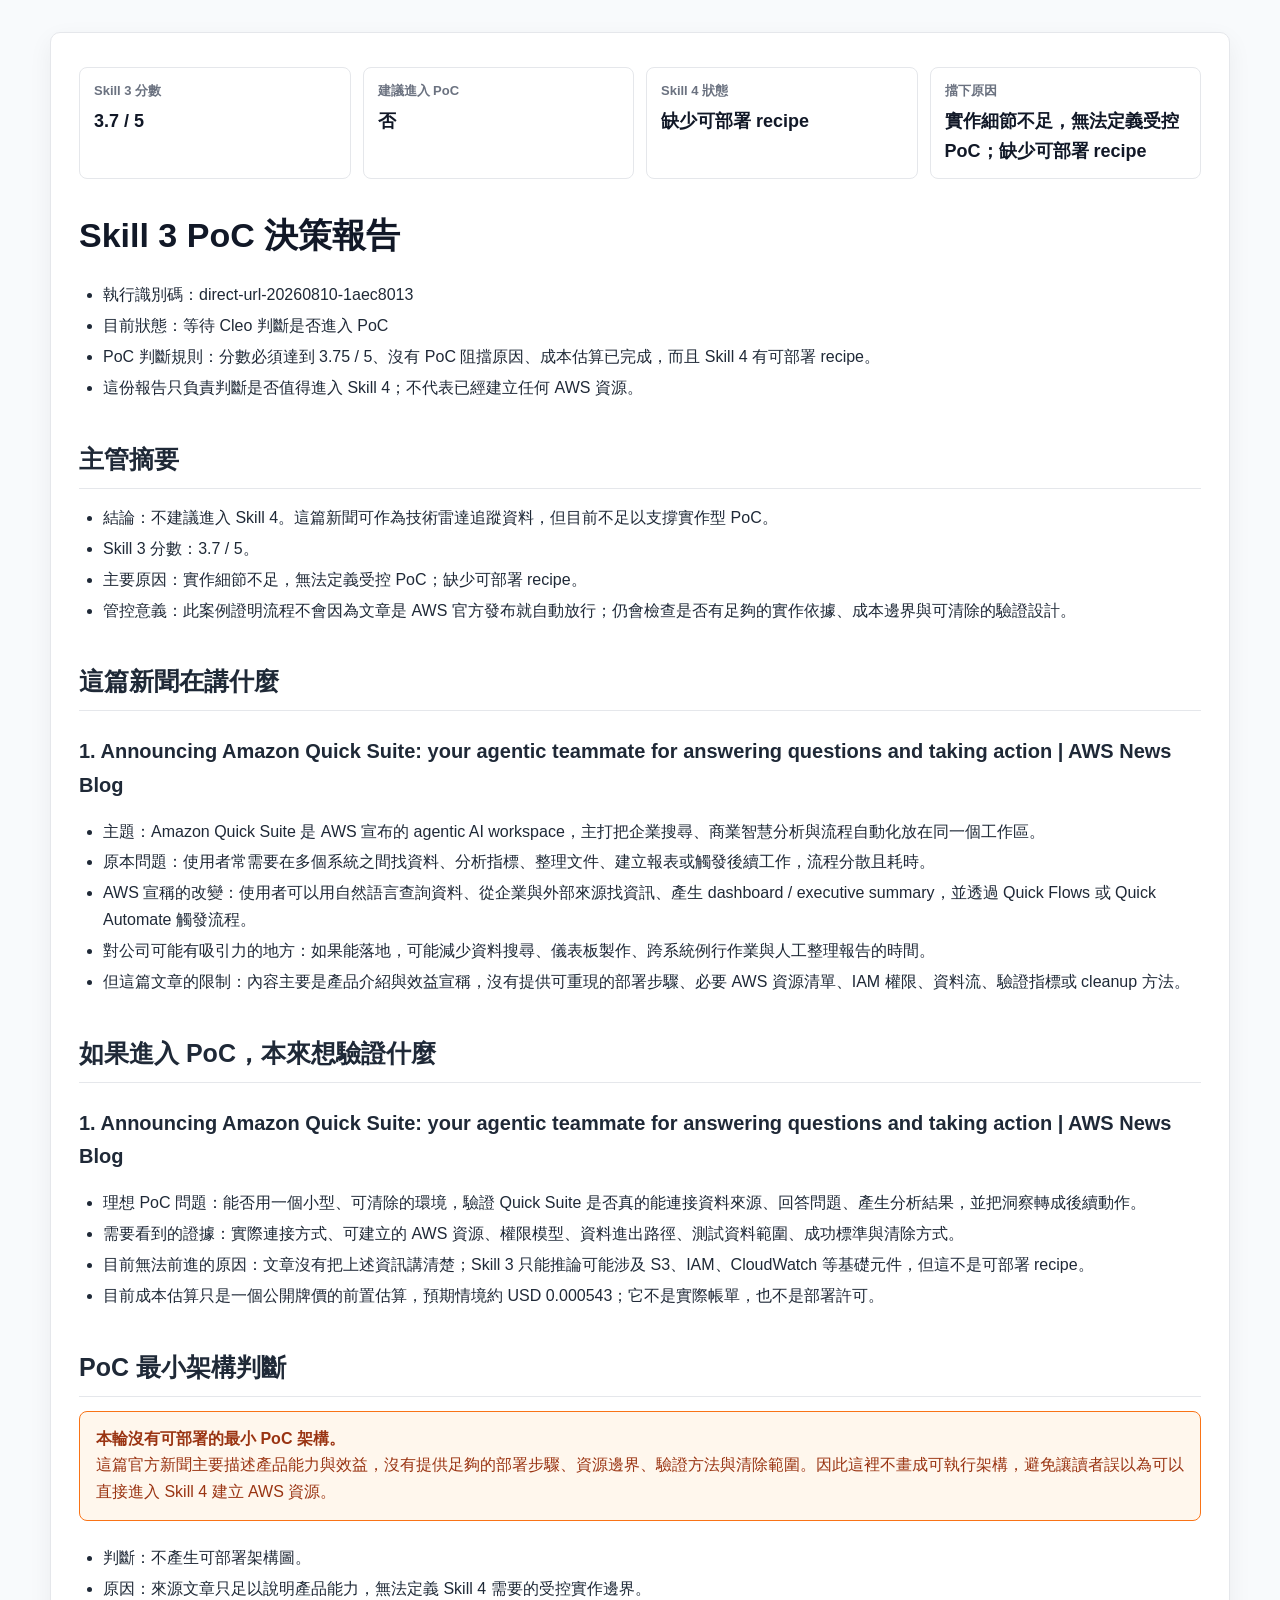
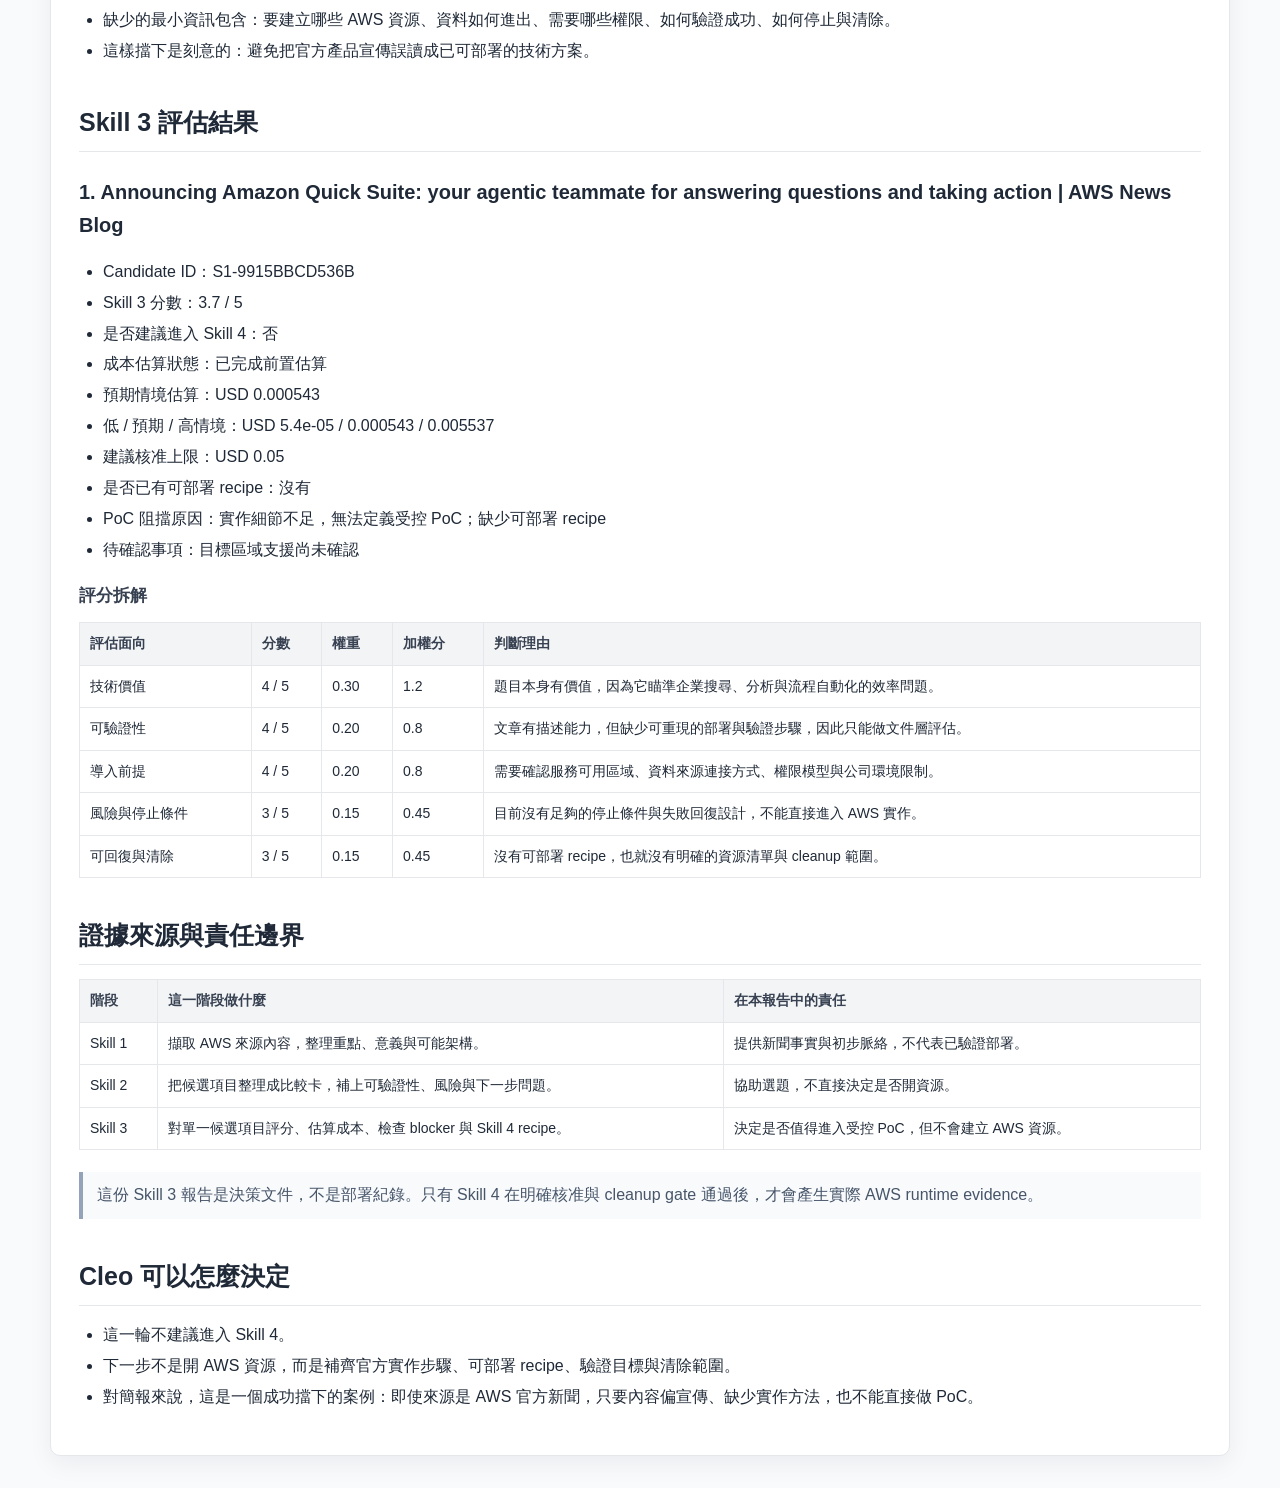
<file: final-proposal/skill3-html-reports-20260814/04-quick-suite-skill3-report.html>
<!doctype html>
<html lang="zh-Hant">
<head>
<meta charset="utf-8">
<title>Skill 3 PoC 決策報告</title>
<style>
body{font-family:-apple-system,BlinkMacSystemFont,"Segoe UI","Noto Sans TC","Microsoft JhengHei",sans-serif;line-height:1.68;color:#1f2937;max-width:1180px;margin:32px auto;padding:0 28px;background:#f8fafc;}
h1{font-size:34px;margin:0 0 18px;color:#111827;letter-spacing:0;} h2{font-size:25px;margin:36px 0 14px;border-bottom:1px solid #e5e7eb;padding-bottom:8px;} h3{font-size:20px;margin:24px 0 8px;} h4{font-size:17px;margin:18px 0 6px;color:#374151;} ul{padding-left:24px;} li{margin:4px 0;} code{background:#eef2ff;border-radius:4px;padding:1px 4px;} figure{margin:18px 0 28px;} figure img{display:block;width:100%;height:auto;border:1px solid #d1d5db;border-radius:8px;box-shadow:0 2px 10px rgba(15,23,42,.08);} figcaption{font-size:14px;color:#6b7280;margin-top:8px;text-align:center;} .notice{border:1px solid #f59e0b;background:#fffbeb;color:#92400e;border-radius:8px;padding:14px 16px;margin:12px 0 24px;} .blocked{border-color:#f97316;background:#fff7ed;color:#9a3412;} .page{background:#fff;border:1px solid #e5e7eb;border-radius:10px;padding:28px;box-shadow:0 8px 24px rgba(15,23,42,.06);} .summary{display:grid;grid-template-columns:repeat(4,minmax(0,1fr));gap:12px;margin:6px 0 28px;} .metric{border:1px solid #e5e7eb;border-radius:8px;padding:12px 14px;background:#fff;} .metric b{display:block;font-size:13px;color:#6b7280;margin-bottom:4px;} .metric span{font-size:18px;font-weight:700;color:#111827;} table{width:100%;border-collapse:collapse;margin:12px 0 22px;font-size:14px;} th,td{border:1px solid #e5e7eb;padding:9px 10px;vertical-align:top;} th{background:#f3f4f6;text-align:left;color:#374151;} blockquote{border-left:4px solid #94a3b8;background:#f8fafc;margin:14px 0;padding:10px 14px;color:#475569;} @media(max-width:760px){body{padding:0 14px;} .page{padding:18px;} .summary{grid-template-columns:1fr;}}
</style>
</head>
<body>
<main class="page">
<section class="summary"><div class="metric"><b>Skill 3 分數</b><span>3.7 / 5</span></div><div class="metric"><b>建議進入 PoC</b><span>否</span></div><div class="metric"><b>Skill 4 狀態</b><span>缺少可部署 recipe</span></div><div class="metric"><b>擋下原因</b><span>實作細節不足，無法定義受控 PoC；缺少可部署 recipe</span></div></section>
<h1>Skill 3 PoC 決策報告</h1>
<ul>
<li>執行識別碼：direct-url-20260810-1aec8013</li>
<li>目前狀態：等待 Cleo 判斷是否進入 PoC</li>
<li>PoC 判斷規則：分數必須達到 3.75 / 5、沒有 PoC 阻擋原因、成本估算已完成，而且 Skill 4 有可部署 recipe。</li>
<li>這份報告只負責判斷是否值得進入 Skill 4；不代表已經建立任何 AWS 資源。</li>
</ul>
<h2>主管摘要</h2>
<ul>
<li>結論：不建議進入 Skill 4。這篇新聞可作為技術雷達追蹤資料，但目前不足以支撐實作型 PoC。</li>
<li>Skill 3 分數：3.7 / 5。</li>
<li>主要原因：實作細節不足，無法定義受控 PoC；缺少可部署 recipe。</li>
<li>管控意義：此案例證明流程不會因為文章是 AWS 官方發布就自動放行；仍會檢查是否有足夠的實作依據、成本邊界與可清除的驗證設計。</li>
</ul>
<h2>這篇新聞在講什麼</h2>
<h3>1. Announcing Amazon Quick Suite: your agentic teammate for answering questions and taking action | AWS News Blog</h3>
<ul>
<li>主題：Amazon Quick Suite 是 AWS 宣布的 agentic AI workspace，主打把企業搜尋、商業智慧分析與流程自動化放在同一個工作區。</li>
<li>原本問題：使用者常需要在多個系統之間找資料、分析指標、整理文件、建立報表或觸發後續工作，流程分散且耗時。</li>
<li>AWS 宣稱的改變：使用者可以用自然語言查詢資料、從企業與外部來源找資訊、產生 dashboard / executive summary，並透過 Quick Flows 或 Quick Automate 觸發流程。</li>
<li>對公司可能有吸引力的地方：如果能落地，可能減少資料搜尋、儀表板製作、跨系統例行作業與人工整理報告的時間。</li>
<li>但這篇文章的限制：內容主要是產品介紹與效益宣稱，沒有提供可重現的部署步驟、必要 AWS 資源清單、IAM 權限、資料流、驗證指標或 cleanup 方法。</li>
</ul>
<h2>如果進入 PoC，本來想驗證什麼</h2>
<h3>1. Announcing Amazon Quick Suite: your agentic teammate for answering questions and taking action | AWS News Blog</h3>
<ul>
<li>理想 PoC 問題：能否用一個小型、可清除的環境，驗證 Quick Suite 是否真的能連接資料來源、回答問題、產生分析結果，並把洞察轉成後續動作。</li>
<li>需要看到的證據：實際連接方式、可建立的 AWS 資源、權限模型、資料進出路徑、測試資料範圍、成功標準與清除方式。</li>
<li>目前無法前進的原因：文章沒有把上述資訊講清楚；Skill 3 只能推論可能涉及 S3、IAM、CloudWatch 等基礎元件，但這不是可部署 recipe。</li>
<li>目前成本估算只是一個公開牌價的前置估算，預期情境約 USD 0.000543；它不是實際帳單，也不是部署許可。</li>
</ul>
<h2>PoC 最小架構判斷</h2>
<div class="notice blocked"><strong>本輪沒有可部署的最小 PoC 架構。</strong><br>這篇官方新聞主要描述產品能力與效益，沒有提供足夠的部署步驟、資源邊界、驗證方法與清除範圍。因此這裡不畫成可執行架構，避免讓讀者誤以為可以直接進入 Skill 4 建立 AWS 資源。</div>
<ul>
<li>判斷：不產生可部署架構圖。</li>
<li>原因：來源文章只足以說明產品能力，無法定義 Skill 4 需要的受控實作邊界。</li>
<li>缺少的最小資訊包含：要建立哪些 AWS 資源、資料如何進出、需要哪些權限、如何驗證成功、如何停止與清除。</li>
<li>這樣擋下是刻意的：避免把官方產品宣傳誤讀成已可部署的技術方案。</li>
</ul>
<h2>Skill 3 評估結果</h2>
<h3>1. Announcing Amazon Quick Suite: your agentic teammate for answering questions and taking action | AWS News Blog</h3>
<ul>
<li>Candidate ID：S1-9915BBCD536B</li>
<li>Skill 3 分數：3.7 / 5</li>
<li>是否建議進入 Skill 4：否</li>
<li>成本估算狀態：已完成前置估算</li>
<li>預期情境估算：USD 0.000543</li>
<li>低 / 預期 / 高情境：USD 5.4e-05 / 0.000543 / 0.005537</li>
<li>建議核准上限：USD 0.05</li>
<li>是否已有可部署 recipe：沒有</li>
<li>PoC 阻擋原因：實作細節不足，無法定義受控 PoC；缺少可部署 recipe</li>
<li>待確認事項：目標區域支援尚未確認</li>
</ul>
<h4>評分拆解</h4>
<table>
<thead><tr><th>評估面向</th><th>分數</th><th>權重</th><th>加權分</th><th>判斷理由</th></tr></thead>
<tbody>
<tr><td>技術價值</td><td>4 / 5</td><td>0.30</td><td>1.2</td><td>題目本身有價值，因為它瞄準企業搜尋、分析與流程自動化的效率問題。</td></tr>
<tr><td>可驗證性</td><td>4 / 5</td><td>0.20</td><td>0.8</td><td>文章有描述能力，但缺少可重現的部署與驗證步驟，因此只能做文件層評估。</td></tr>
<tr><td>導入前提</td><td>4 / 5</td><td>0.20</td><td>0.8</td><td>需要確認服務可用區域、資料來源連接方式、權限模型與公司環境限制。</td></tr>
<tr><td>風險與停止條件</td><td>3 / 5</td><td>0.15</td><td>0.45</td><td>目前沒有足夠的停止條件與失敗回復設計，不能直接進入 AWS 實作。</td></tr>
<tr><td>可回復與清除</td><td>3 / 5</td><td>0.15</td><td>0.45</td><td>沒有可部署 recipe，也就沒有明確的資源清單與 cleanup 範圍。</td></tr>
</tbody></table>
<h2>證據來源與責任邊界</h2>
<table>
<thead><tr><th>階段</th><th>這一階段做什麼</th><th>在本報告中的責任</th></tr></thead>
<tbody>
<tr><td>Skill 1</td><td>擷取 AWS 來源內容，整理重點、意義與可能架構。</td><td>提供新聞事實與初步脈絡，不代表已驗證部署。</td></tr>
<tr><td>Skill 2</td><td>把候選項目整理成比較卡，補上可驗證性、風險與下一步問題。</td><td>協助選題，不直接決定是否開資源。</td></tr>
<tr><td>Skill 3</td><td>對單一候選項目評分、估算成本、檢查 blocker 與 Skill 4 recipe。</td><td>決定是否值得進入受控 PoC，但不會建立 AWS 資源。</td></tr>
</tbody></table>
<blockquote>這份 Skill 3 報告是決策文件，不是部署紀錄。只有 Skill 4 在明確核准與 cleanup gate 通過後，才會產生實際 AWS runtime evidence。</blockquote>
<h2>Cleo 可以怎麼決定</h2>
<ul>
<li>這一輪不建議進入 Skill 4。</li>
<li>下一步不是開 AWS 資源，而是補齊官方實作步驟、可部署 recipe、驗證目標與清除範圍。</li>
<li>對簡報來說，這是一個成功擋下的案例：即使來源是 AWS 官方新聞，只要內容偏宣傳、缺少實作方法，也不能直接做 PoC。</li>
</ul>
</main>
</body>
</html>
</file>
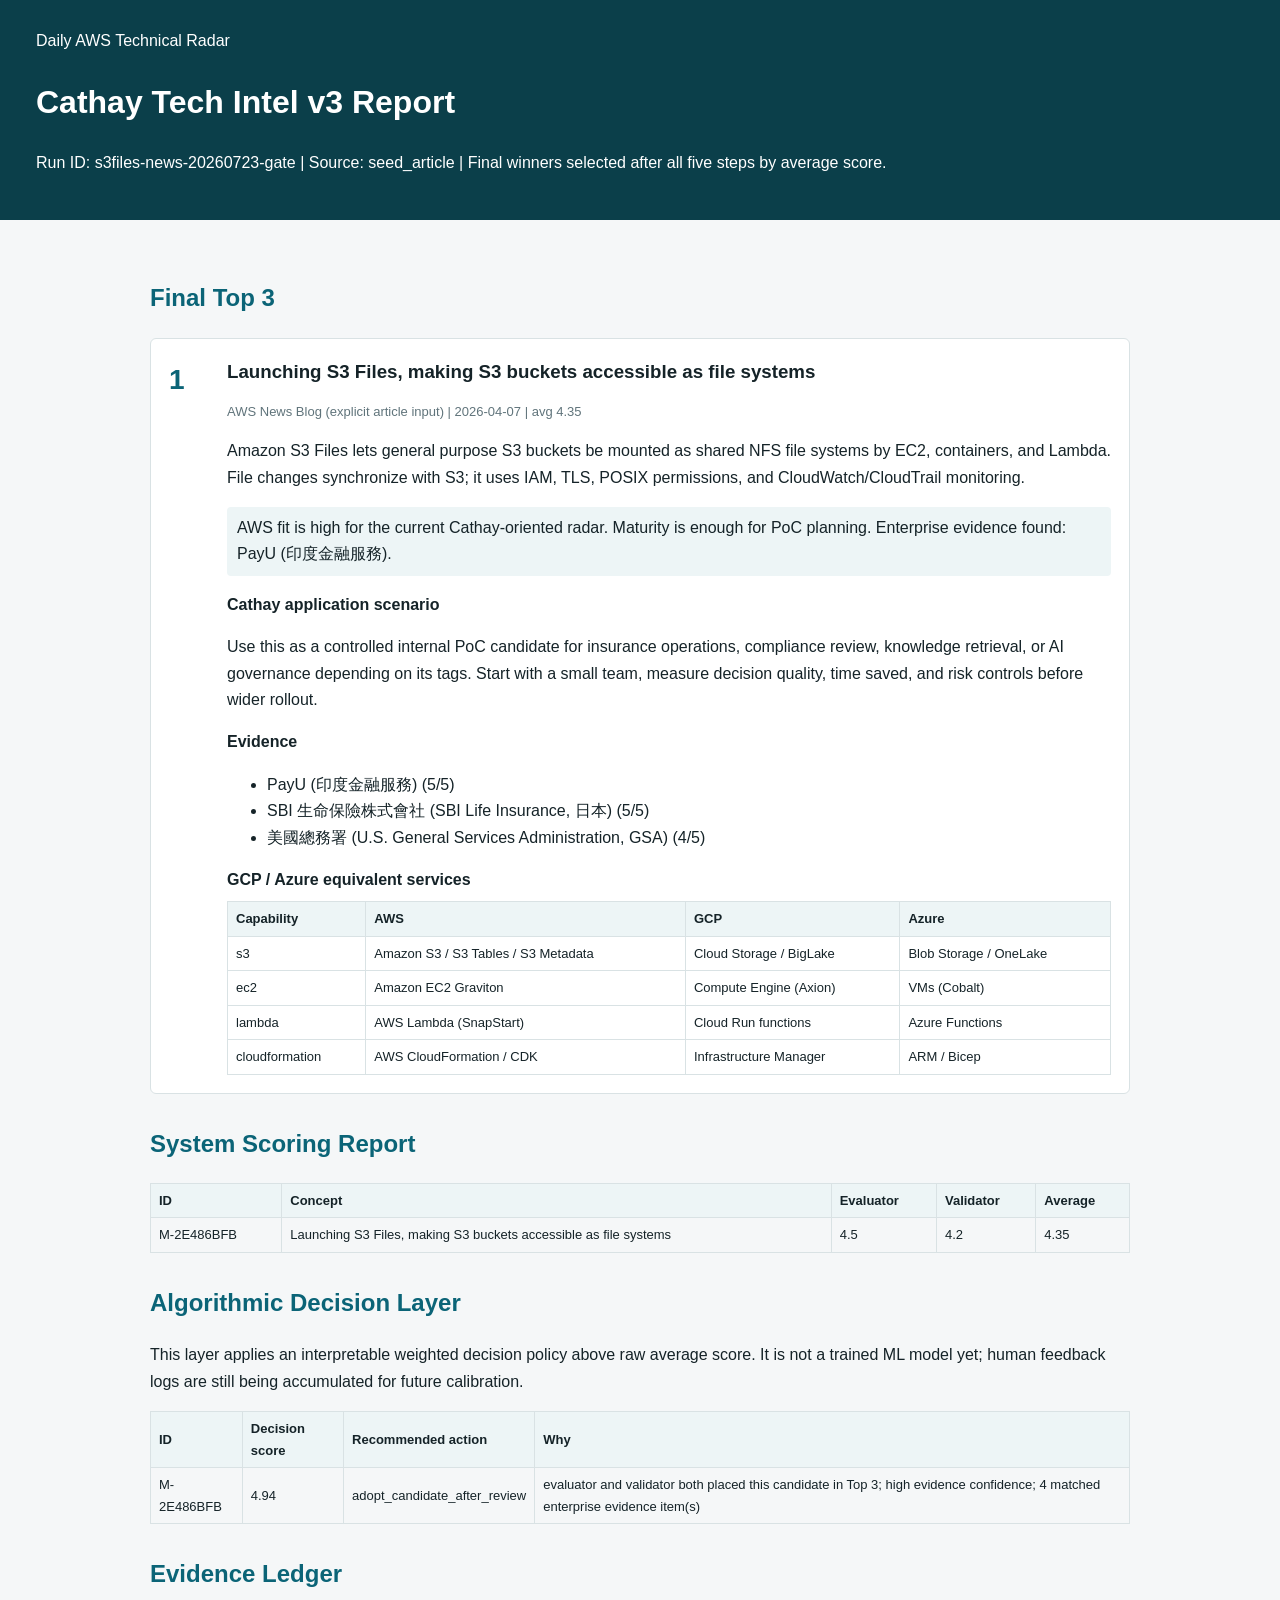
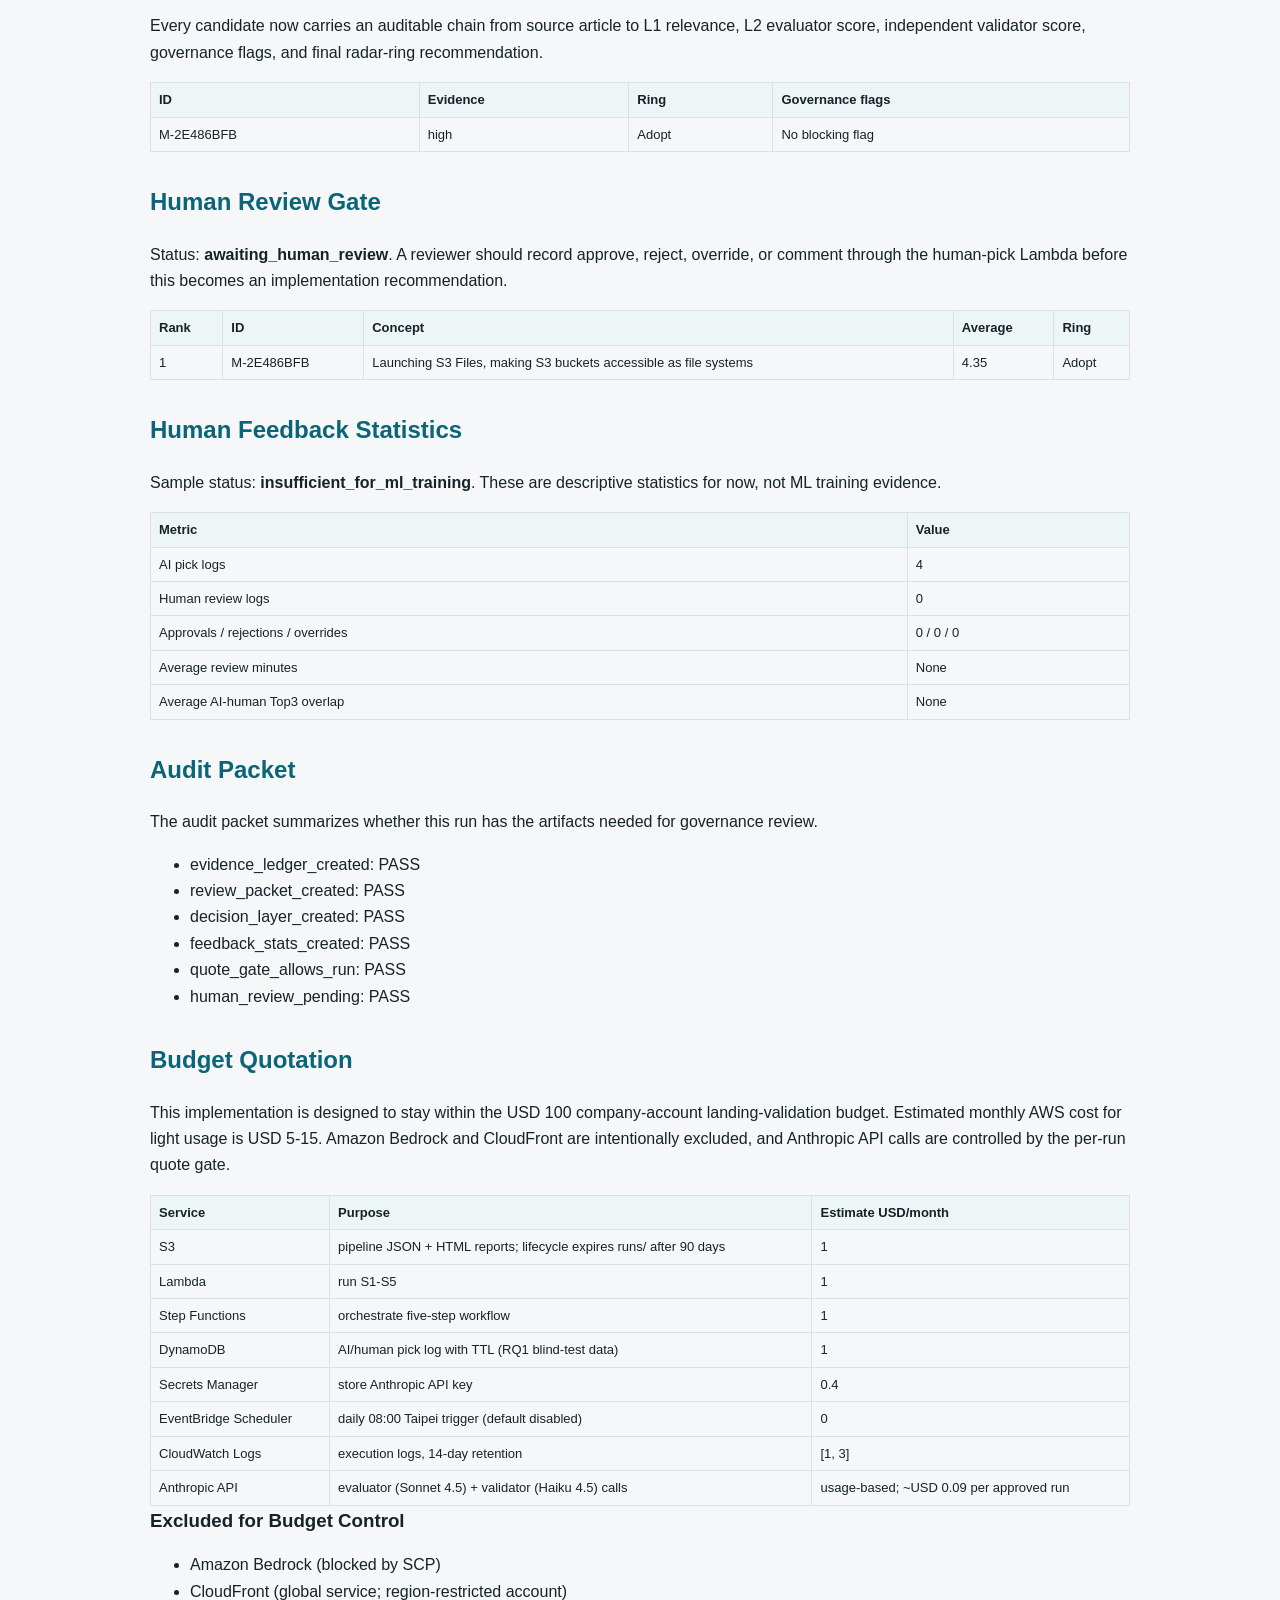
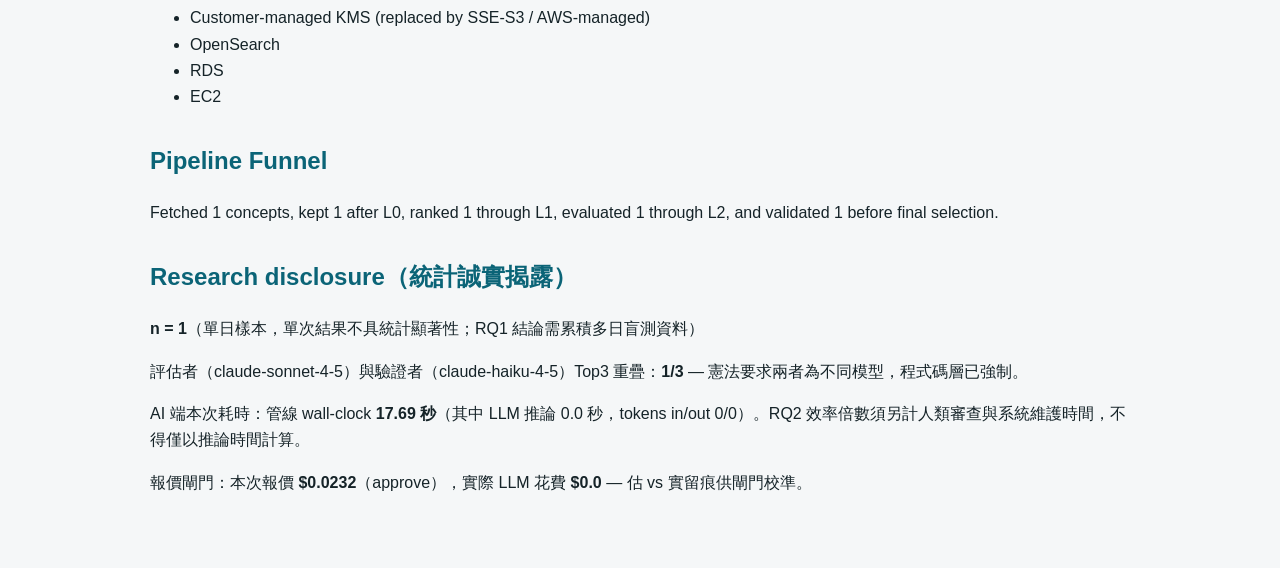
<file: research/s3-files-radar-run-2026-07-23-gate/report.html>
<!doctype html>
<html lang="zh-Hant">
<head>
  <meta charset="utf-8">
  <title>Cathay Tech Intel Report s3files-news-20260723-gate</title>
  <style>
    body { font-family: "Microsoft JhengHei", Arial, sans-serif; margin: 0; background: #f5f7f8; color: #152328; line-height: 1.65; }
    header { background: #0b3f4a; color: white; padding: 28px 36px; }
    main { max-width: 980px; margin: 0 auto; padding: 28px 20px 56px; }
    .pick { display: grid; grid-template-columns: 42px 1fr; gap: 16px; background: white; border: 1px solid #d9e2e4; border-radius: 6px; padding: 18px; margin-bottom: 18px; }
    .rank { color: #0b6477; font-size: 28px; font-weight: 700; }
    .meta { color: #60747b; font-size: 13px; }
    .reason { background: #edf5f6; padding: 8px 10px; border-radius: 4px; }
    h2 { color: #0b6477; margin-top: 30px; }
    h3 { margin: 0; }
    h4 { margin: 14px 0 4px; }
    table { border-collapse: collapse; width: 100%; margin-top: 8px; font-size: 13px; }
    th, td { border: 1px solid #d9e2e4; padding: 6px 8px; text-align: left; }
    th { background: #edf5f6; }
  </style>
</head>
<body>
<header>
  <div>Daily AWS Technical Radar</div>
  <h1>Cathay Tech Intel v3 Report</h1>
  <p>Run ID: s3files-news-20260723-gate | Source: seed_article | Final winners selected after all five steps by average score.</p>
</header>
<main>
  <h2>Final Top 3</h2>

            <article class="pick">
              <div class="rank">1</div>
              <div>
                <h3>Launching S3 Files, making S3 buckets accessible as file systems</h3>
                <p class="meta">AWS News Blog (explicit article input) | 2026-04-07 | avg 4.35</p>
                <p>Amazon S3 Files lets general purpose S3 buckets be mounted as shared NFS file systems by EC2, containers, and Lambda. File changes synchronize with S3; it uses IAM, TLS, POSIX permissions, and CloudWatch/CloudTrail monitoring.</p>
                <p class="reason">AWS fit is high for the current Cathay-oriented radar. Maturity is enough for PoC planning. Enterprise evidence found: PayU (印度金融服務).</p>
                <h4>Cathay application scenario</h4>
                <p>Use this as a controlled internal PoC candidate for insurance operations, compliance review, knowledge retrieval, or AI governance depending on its tags. Start with a small team, measure decision quality, time saved, and risk controls before wider rollout.</p>
                <h4>Evidence</h4>
                <ul><li>PayU (印度金融服務) (5/5)</li><li>SBI 生命保險株式會社 (SBI Life Insurance, 日本) (5/5)</li><li>美國總務署 (U.S. General Services Administration, GSA) (4/5)</li></ul>
                <h4>GCP / Azure equivalent services</h4>
                <table><tr><th>Capability</th><th>AWS</th><th>GCP</th><th>Azure</th></tr><tr><td>s3</td><td>Amazon S3 / S3 Tables / S3 Metadata</td><td>Cloud Storage / BigLake</td><td>Blob Storage / OneLake</td></tr><tr><td>ec2</td><td>Amazon EC2 Graviton</td><td>Compute Engine (Axion)</td><td>VMs (Cobalt)</td></tr><tr><td>lambda</td><td>AWS Lambda (SnapStart)</td><td>Cloud Run functions</td><td>Azure Functions</td></tr><tr><td>cloudformation</td><td>AWS CloudFormation / CDK</td><td>Infrastructure Manager</td><td>ARM / Bicep</td></tr></table>
              </div>
            </article>

  <h2>System Scoring Report</h2>
  <table><tr><th>ID</th><th>Concept</th><th>Evaluator</th><th>Validator</th><th>Average</th></tr><tr><td>M-2E486BFB</td><td>Launching S3 Files, making S3 buckets accessible as file systems</td><td>4.5</td><td>4.2</td><td>4.35</td></tr></table>
  <h2>Algorithmic Decision Layer</h2><p>This layer applies an interpretable weighted decision policy above raw average score. It is not a trained ML model yet; human feedback logs are still being accumulated for future calibration.</p><table><tr><th>ID</th><th>Decision score</th><th>Recommended action</th><th>Why</th></tr><tr><td>M-2E486BFB</td><td>4.94</td><td>adopt_candidate_after_review</td><td>evaluator and validator both placed this candidate in Top 3; high evidence confidence; 4 matched enterprise evidence item(s)</td></tr></table>
  <h2>Evidence Ledger</h2><p>Every candidate now carries an auditable chain from source article to L1 relevance, L2 evaluator score, independent validator score, governance flags, and final radar-ring recommendation.</p><table><tr><th>ID</th><th>Evidence</th><th>Ring</th><th>Governance flags</th></tr><tr><td>M-2E486BFB</td><td>high</td><td>Adopt</td><td>No blocking flag</td></tr></table>
  <h2>Human Review Gate</h2><p>Status: <b>awaiting_human_review</b>. A reviewer should record approve, reject, override, or comment through the human-pick Lambda before this becomes an implementation recommendation.</p><table><tr><th>Rank</th><th>ID</th><th>Concept</th><th>Average</th><th>Ring</th></tr><tr><td>1</td><td>M-2E486BFB</td><td>Launching S3 Files, making S3 buckets accessible as file systems</td><td>4.35</td><td>Adopt</td></tr></table>
  <h2>Human Feedback Statistics</h2><p>Sample status: <b>insufficient_for_ml_training</b>. These are descriptive statistics for now, not ML training evidence.</p><table><tr><th>Metric</th><th>Value</th></tr><tr><td>AI pick logs</td><td>4</td></tr><tr><td>Human review logs</td><td>0</td></tr><tr><td>Approvals / rejections / overrides</td><td>0 / 0 / 0</td></tr><tr><td>Average review minutes</td><td>None</td></tr><tr><td>Average AI-human Top3 overlap</td><td>None</td></tr></table>
  <h2>Audit Packet</h2><p>The audit packet summarizes whether this run has the artifacts needed for governance review.</p><ul><li>evidence_ledger_created: PASS</li><li>review_packet_created: PASS</li><li>decision_layer_created: PASS</li><li>feedback_stats_created: PASS</li><li>quote_gate_allows_run: PASS</li><li>human_review_pending: PASS</li></ul>
  <h2>Budget Quotation</h2>
  <p>This implementation is designed to stay within the USD 100 company-account landing-validation budget. Estimated monthly AWS cost for light usage is USD 5-15. Amazon Bedrock and CloudFront are intentionally excluded, and Anthropic API calls are controlled by the per-run quote gate.</p>
  <table><tr><th>Service</th><th>Purpose</th><th>Estimate USD/month</th></tr><tr><td>S3</td><td>pipeline JSON + HTML reports; lifecycle expires runs/ after 90 days</td><td>1</td></tr><tr><td>Lambda</td><td>run S1-S5</td><td>1</td></tr><tr><td>Step Functions</td><td>orchestrate five-step workflow</td><td>1</td></tr><tr><td>DynamoDB</td><td>AI/human pick log with TTL (RQ1 blind-test data)</td><td>1</td></tr><tr><td>Secrets Manager</td><td>store Anthropic API key</td><td>0.4</td></tr><tr><td>EventBridge Scheduler</td><td>daily 08:00 Taipei trigger (default disabled)</td><td>0</td></tr><tr><td>CloudWatch Logs</td><td>execution logs, 14-day retention</td><td>[1, 3]</td></tr><tr><td>Anthropic API</td><td>evaluator (Sonnet 4.5) + validator (Haiku 4.5) calls</td><td>usage-based; ~USD 0.09 per approved run</td></tr></table>
  <h3>Excluded for Budget Control</h3>
  <ul><li>Amazon Bedrock (blocked by SCP)</li><li>CloudFront (global service; region-restricted account)</li><li>Customer-managed KMS (replaced by SSE-S3 / AWS-managed)</li><li>OpenSearch</li><li>RDS</li><li>EC2</li></ul>
  <h2>Pipeline Funnel</h2>
  <p>Fetched 1 concepts, kept 1 after L0, ranked 1 through L1, evaluated 1 through L2, and validated 1 before final selection.</p>
  <h2>Research disclosure（統計誠實揭露）</h2>
  <p><b>n = 1</b>（單日樣本，單次結果不具統計顯著性；RQ1 結論需累積多日盲測資料）</p><p>評估者（claude-sonnet-4-5）與驗證者（claude-haiku-4-5）Top3 重疊：<b>1/3</b> — 憲法要求兩者為不同模型，程式碼層已強制。</p><p>AI 端本次耗時：管線 wall-clock <b>17.69 秒</b>（其中 LLM 推論 0.0 秒，tokens in/out 0/0）。RQ2 效率倍數須另計人類審查與系統維護時間，不得僅以推論時間計算。</p><p>報價閘門：本次報價 <b>$0.0232</b>（approve），實際 LLM 花費 <b>$0.0</b> — 估 vs 實留痕供閘門校準。</p>
</main>
</body>
</html>
</file>
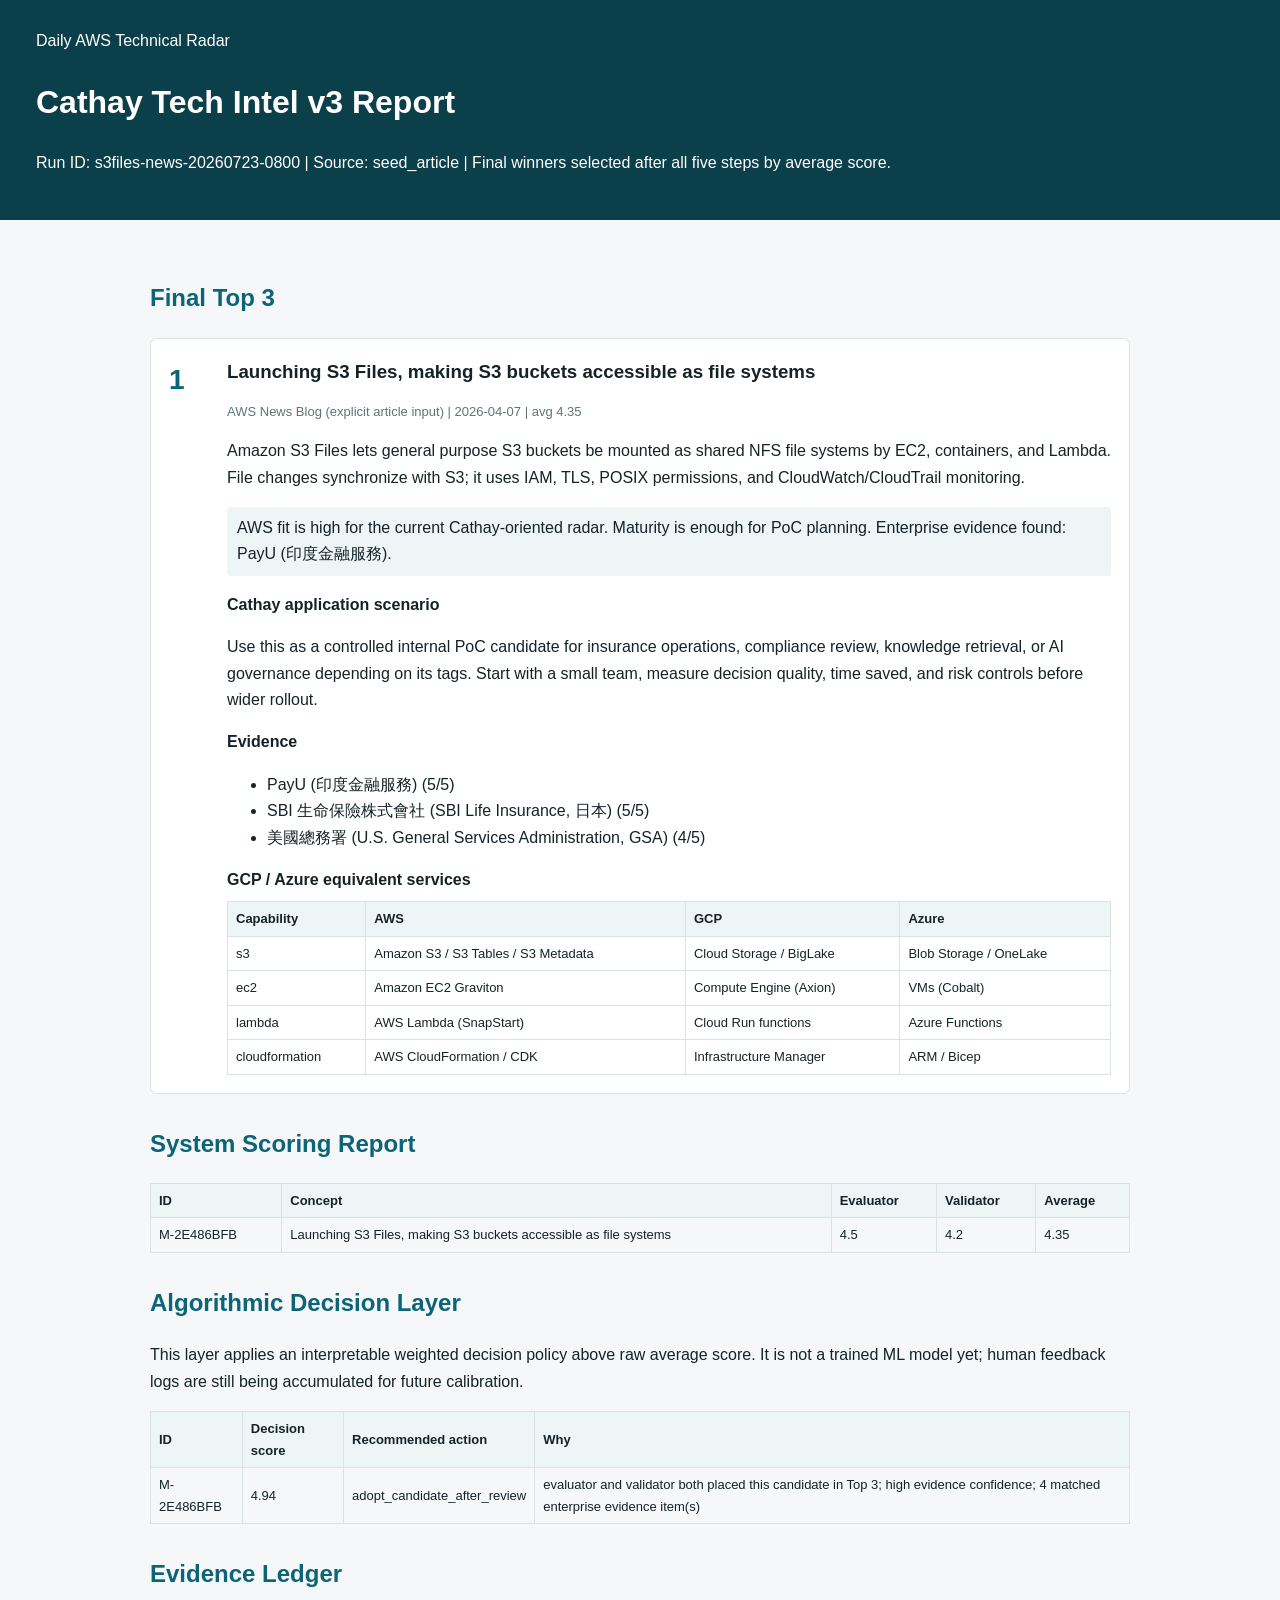
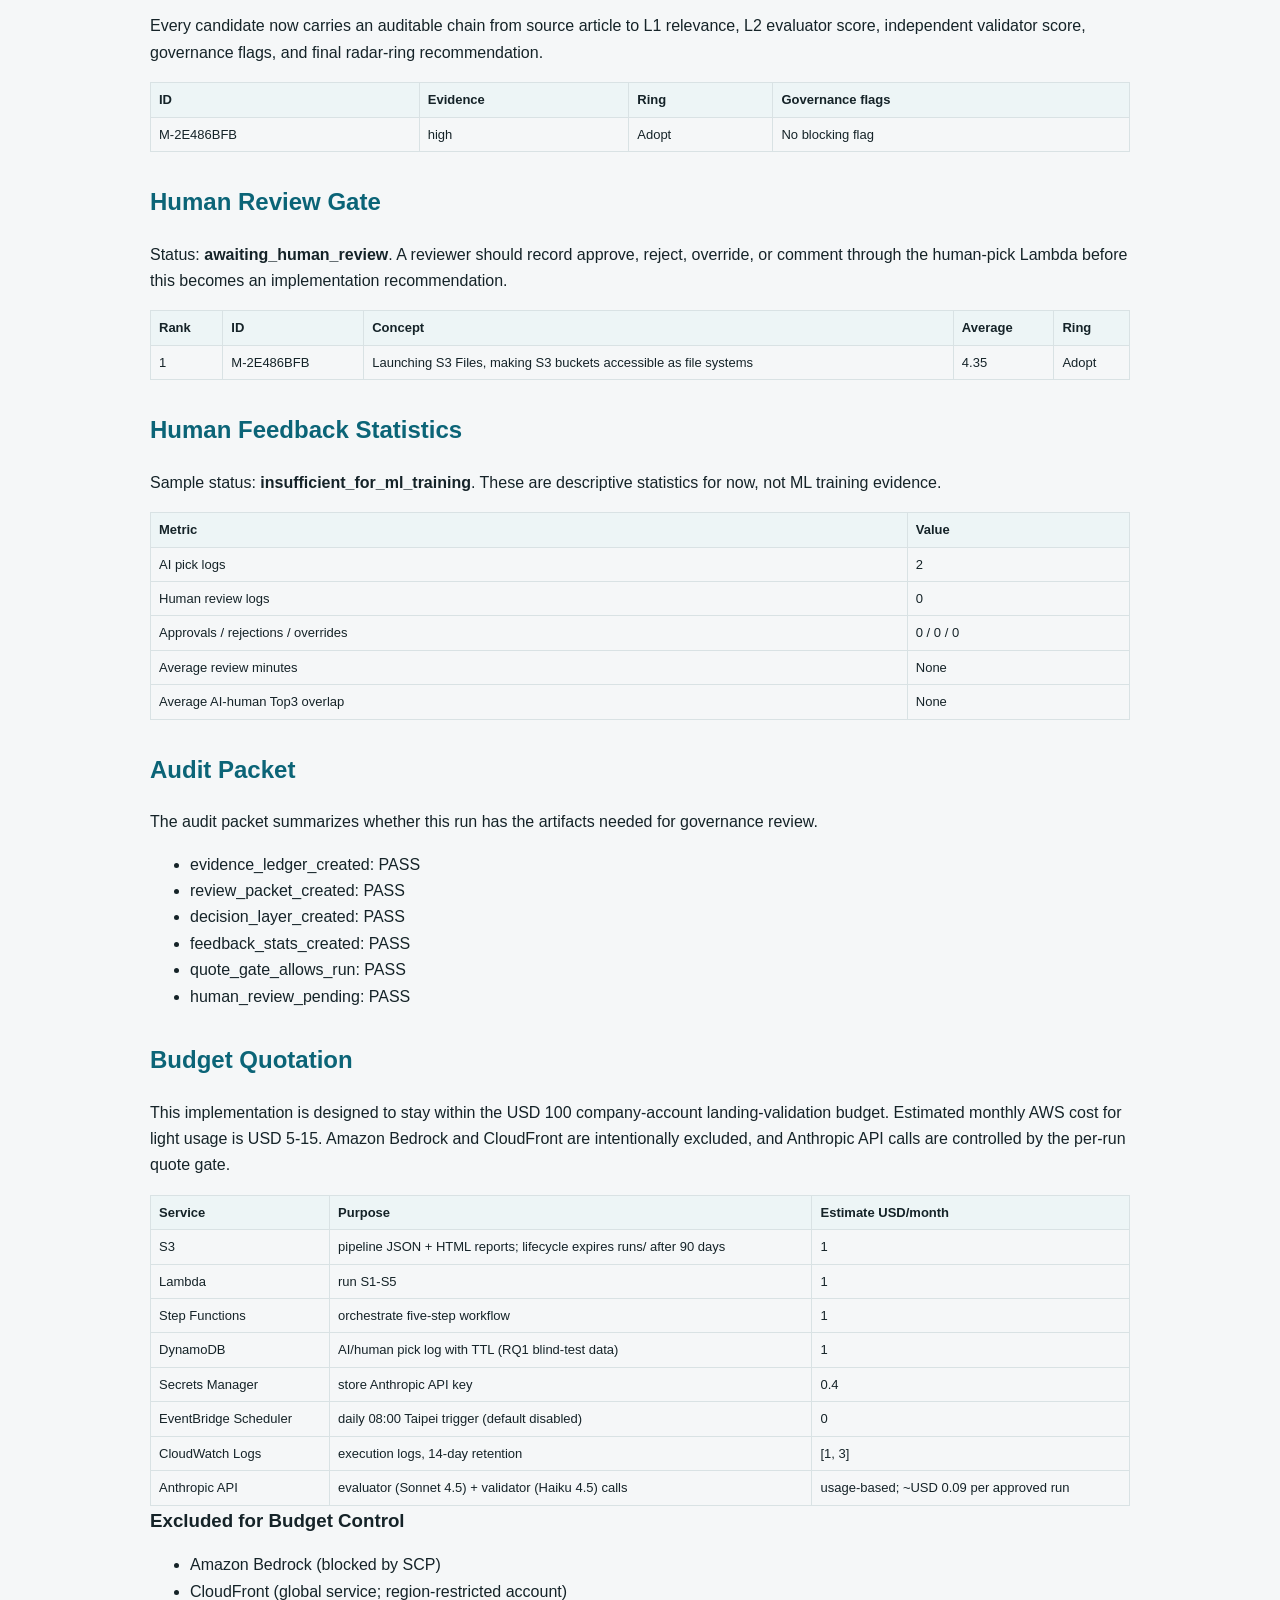
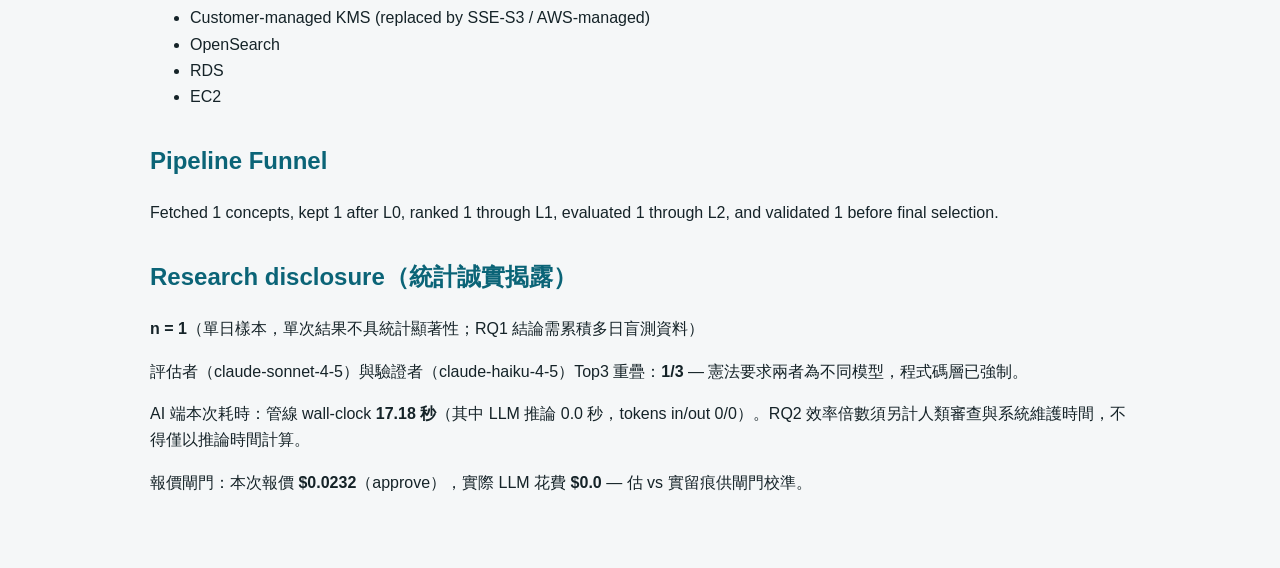
<file: research/s3-files-radar-run-2026-07-23-llm/report.html>
<!doctype html>
<html lang="zh-Hant">
<head>
  <meta charset="utf-8">
  <title>Cathay Tech Intel Report s3files-news-20260723-0800</title>
  <style>
    body { font-family: "Microsoft JhengHei", Arial, sans-serif; margin: 0; background: #f5f7f8; color: #152328; line-height: 1.65; }
    header { background: #0b3f4a; color: white; padding: 28px 36px; }
    main { max-width: 980px; margin: 0 auto; padding: 28px 20px 56px; }
    .pick { display: grid; grid-template-columns: 42px 1fr; gap: 16px; background: white; border: 1px solid #d9e2e4; border-radius: 6px; padding: 18px; margin-bottom: 18px; }
    .rank { color: #0b6477; font-size: 28px; font-weight: 700; }
    .meta { color: #60747b; font-size: 13px; }
    .reason { background: #edf5f6; padding: 8px 10px; border-radius: 4px; }
    h2 { color: #0b6477; margin-top: 30px; }
    h3 { margin: 0; }
    h4 { margin: 14px 0 4px; }
    table { border-collapse: collapse; width: 100%; margin-top: 8px; font-size: 13px; }
    th, td { border: 1px solid #d9e2e4; padding: 6px 8px; text-align: left; }
    th { background: #edf5f6; }
  </style>
</head>
<body>
<header>
  <div>Daily AWS Technical Radar</div>
  <h1>Cathay Tech Intel v3 Report</h1>
  <p>Run ID: s3files-news-20260723-0800 | Source: seed_article | Final winners selected after all five steps by average score.</p>
</header>
<main>
  <h2>Final Top 3</h2>

            <article class="pick">
              <div class="rank">1</div>
              <div>
                <h3>Launching S3 Files, making S3 buckets accessible as file systems</h3>
                <p class="meta">AWS News Blog (explicit article input) | 2026-04-07 | avg 4.35</p>
                <p>Amazon S3 Files lets general purpose S3 buckets be mounted as shared NFS file systems by EC2, containers, and Lambda. File changes synchronize with S3; it uses IAM, TLS, POSIX permissions, and CloudWatch/CloudTrail monitoring.</p>
                <p class="reason">AWS fit is high for the current Cathay-oriented radar. Maturity is enough for PoC planning. Enterprise evidence found: PayU (印度金融服務).</p>
                <h4>Cathay application scenario</h4>
                <p>Use this as a controlled internal PoC candidate for insurance operations, compliance review, knowledge retrieval, or AI governance depending on its tags. Start with a small team, measure decision quality, time saved, and risk controls before wider rollout.</p>
                <h4>Evidence</h4>
                <ul><li>PayU (印度金融服務) (5/5)</li><li>SBI 生命保險株式會社 (SBI Life Insurance, 日本) (5/5)</li><li>美國總務署 (U.S. General Services Administration, GSA) (4/5)</li></ul>
                <h4>GCP / Azure equivalent services</h4>
                <table><tr><th>Capability</th><th>AWS</th><th>GCP</th><th>Azure</th></tr><tr><td>s3</td><td>Amazon S3 / S3 Tables / S3 Metadata</td><td>Cloud Storage / BigLake</td><td>Blob Storage / OneLake</td></tr><tr><td>ec2</td><td>Amazon EC2 Graviton</td><td>Compute Engine (Axion)</td><td>VMs (Cobalt)</td></tr><tr><td>lambda</td><td>AWS Lambda (SnapStart)</td><td>Cloud Run functions</td><td>Azure Functions</td></tr><tr><td>cloudformation</td><td>AWS CloudFormation / CDK</td><td>Infrastructure Manager</td><td>ARM / Bicep</td></tr></table>
              </div>
            </article>

  <h2>System Scoring Report</h2>
  <table><tr><th>ID</th><th>Concept</th><th>Evaluator</th><th>Validator</th><th>Average</th></tr><tr><td>M-2E486BFB</td><td>Launching S3 Files, making S3 buckets accessible as file systems</td><td>4.5</td><td>4.2</td><td>4.35</td></tr></table>
  <h2>Algorithmic Decision Layer</h2><p>This layer applies an interpretable weighted decision policy above raw average score. It is not a trained ML model yet; human feedback logs are still being accumulated for future calibration.</p><table><tr><th>ID</th><th>Decision score</th><th>Recommended action</th><th>Why</th></tr><tr><td>M-2E486BFB</td><td>4.94</td><td>adopt_candidate_after_review</td><td>evaluator and validator both placed this candidate in Top 3; high evidence confidence; 4 matched enterprise evidence item(s)</td></tr></table>
  <h2>Evidence Ledger</h2><p>Every candidate now carries an auditable chain from source article to L1 relevance, L2 evaluator score, independent validator score, governance flags, and final radar-ring recommendation.</p><table><tr><th>ID</th><th>Evidence</th><th>Ring</th><th>Governance flags</th></tr><tr><td>M-2E486BFB</td><td>high</td><td>Adopt</td><td>No blocking flag</td></tr></table>
  <h2>Human Review Gate</h2><p>Status: <b>awaiting_human_review</b>. A reviewer should record approve, reject, override, or comment through the human-pick Lambda before this becomes an implementation recommendation.</p><table><tr><th>Rank</th><th>ID</th><th>Concept</th><th>Average</th><th>Ring</th></tr><tr><td>1</td><td>M-2E486BFB</td><td>Launching S3 Files, making S3 buckets accessible as file systems</td><td>4.35</td><td>Adopt</td></tr></table>
  <h2>Human Feedback Statistics</h2><p>Sample status: <b>insufficient_for_ml_training</b>. These are descriptive statistics for now, not ML training evidence.</p><table><tr><th>Metric</th><th>Value</th></tr><tr><td>AI pick logs</td><td>2</td></tr><tr><td>Human review logs</td><td>0</td></tr><tr><td>Approvals / rejections / overrides</td><td>0 / 0 / 0</td></tr><tr><td>Average review minutes</td><td>None</td></tr><tr><td>Average AI-human Top3 overlap</td><td>None</td></tr></table>
  <h2>Audit Packet</h2><p>The audit packet summarizes whether this run has the artifacts needed for governance review.</p><ul><li>evidence_ledger_created: PASS</li><li>review_packet_created: PASS</li><li>decision_layer_created: PASS</li><li>feedback_stats_created: PASS</li><li>quote_gate_allows_run: PASS</li><li>human_review_pending: PASS</li></ul>
  <h2>Budget Quotation</h2>
  <p>This implementation is designed to stay within the USD 100 company-account landing-validation budget. Estimated monthly AWS cost for light usage is USD 5-15. Amazon Bedrock and CloudFront are intentionally excluded, and Anthropic API calls are controlled by the per-run quote gate.</p>
  <table><tr><th>Service</th><th>Purpose</th><th>Estimate USD/month</th></tr><tr><td>S3</td><td>pipeline JSON + HTML reports; lifecycle expires runs/ after 90 days</td><td>1</td></tr><tr><td>Lambda</td><td>run S1-S5</td><td>1</td></tr><tr><td>Step Functions</td><td>orchestrate five-step workflow</td><td>1</td></tr><tr><td>DynamoDB</td><td>AI/human pick log with TTL (RQ1 blind-test data)</td><td>1</td></tr><tr><td>Secrets Manager</td><td>store Anthropic API key</td><td>0.4</td></tr><tr><td>EventBridge Scheduler</td><td>daily 08:00 Taipei trigger (default disabled)</td><td>0</td></tr><tr><td>CloudWatch Logs</td><td>execution logs, 14-day retention</td><td>[1, 3]</td></tr><tr><td>Anthropic API</td><td>evaluator (Sonnet 4.5) + validator (Haiku 4.5) calls</td><td>usage-based; ~USD 0.09 per approved run</td></tr></table>
  <h3>Excluded for Budget Control</h3>
  <ul><li>Amazon Bedrock (blocked by SCP)</li><li>CloudFront (global service; region-restricted account)</li><li>Customer-managed KMS (replaced by SSE-S3 / AWS-managed)</li><li>OpenSearch</li><li>RDS</li><li>EC2</li></ul>
  <h2>Pipeline Funnel</h2>
  <p>Fetched 1 concepts, kept 1 after L0, ranked 1 through L1, evaluated 1 through L2, and validated 1 before final selection.</p>
  <h2>Research disclosure（統計誠實揭露）</h2>
  <p><b>n = 1</b>（單日樣本，單次結果不具統計顯著性；RQ1 結論需累積多日盲測資料）</p><p>評估者（claude-sonnet-4-5）與驗證者（claude-haiku-4-5）Top3 重疊：<b>1/3</b> — 憲法要求兩者為不同模型，程式碼層已強制。</p><p>AI 端本次耗時：管線 wall-clock <b>17.18 秒</b>（其中 LLM 推論 0.0 秒，tokens in/out 0/0）。RQ2 效率倍數須另計人類審查與系統維護時間，不得僅以推論時間計算。</p><p>報價閘門：本次報價 <b>$0.0232</b>（approve），實際 LLM 花費 <b>$0.0</b> — 估 vs 實留痕供閘門校準。</p>
</main>
</body>
</html>
</file>
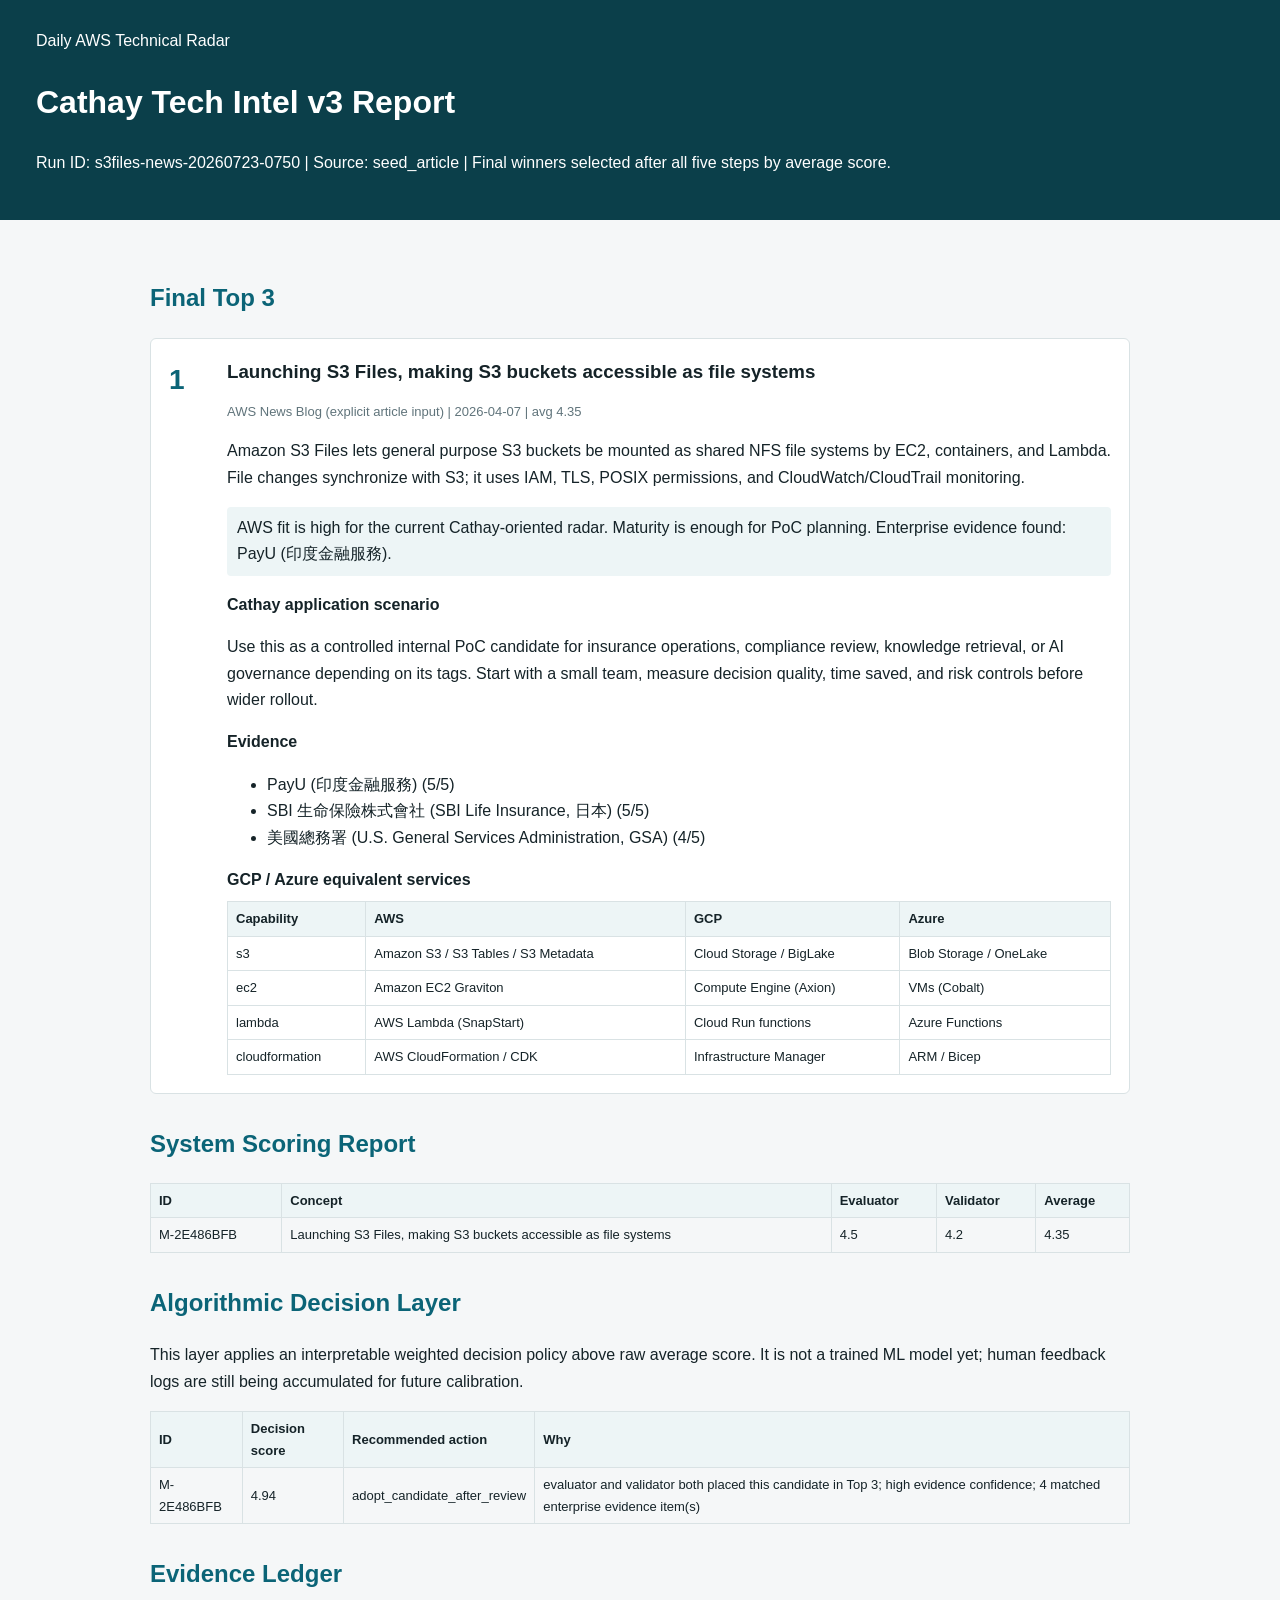
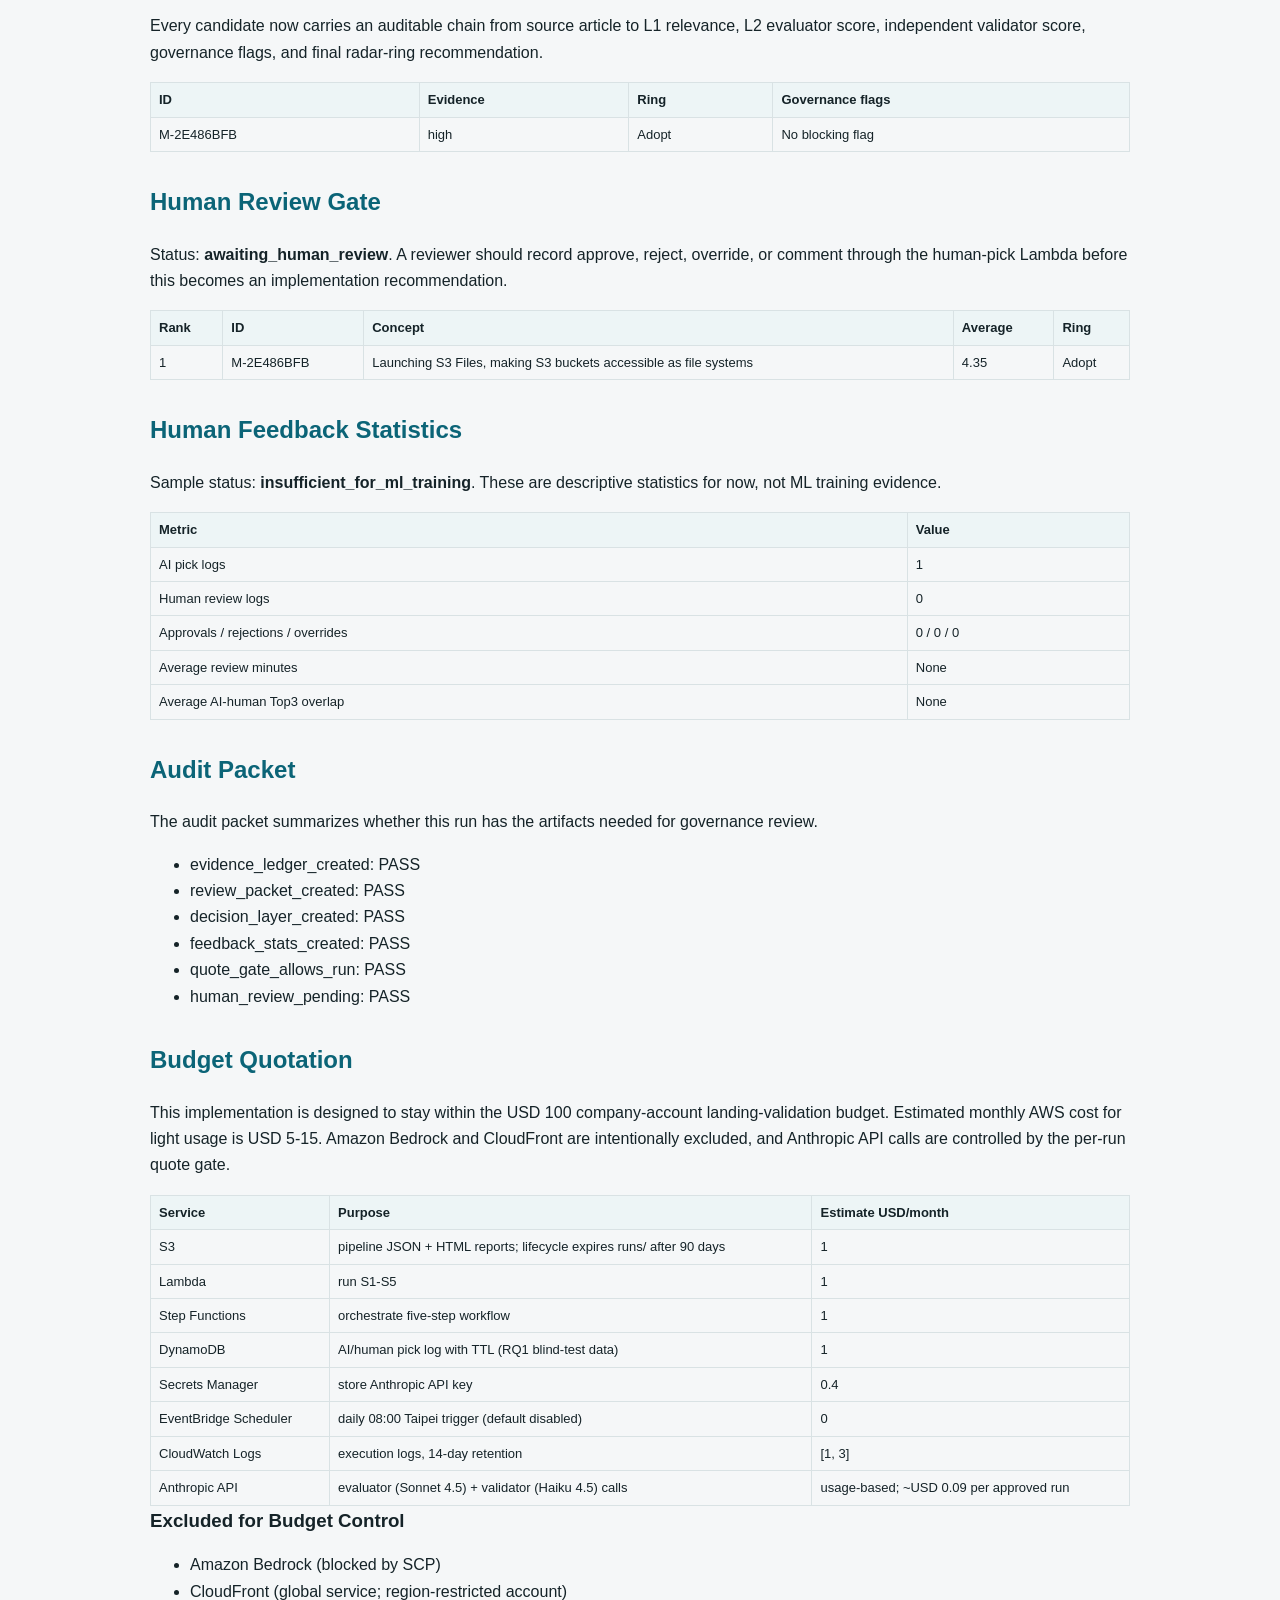
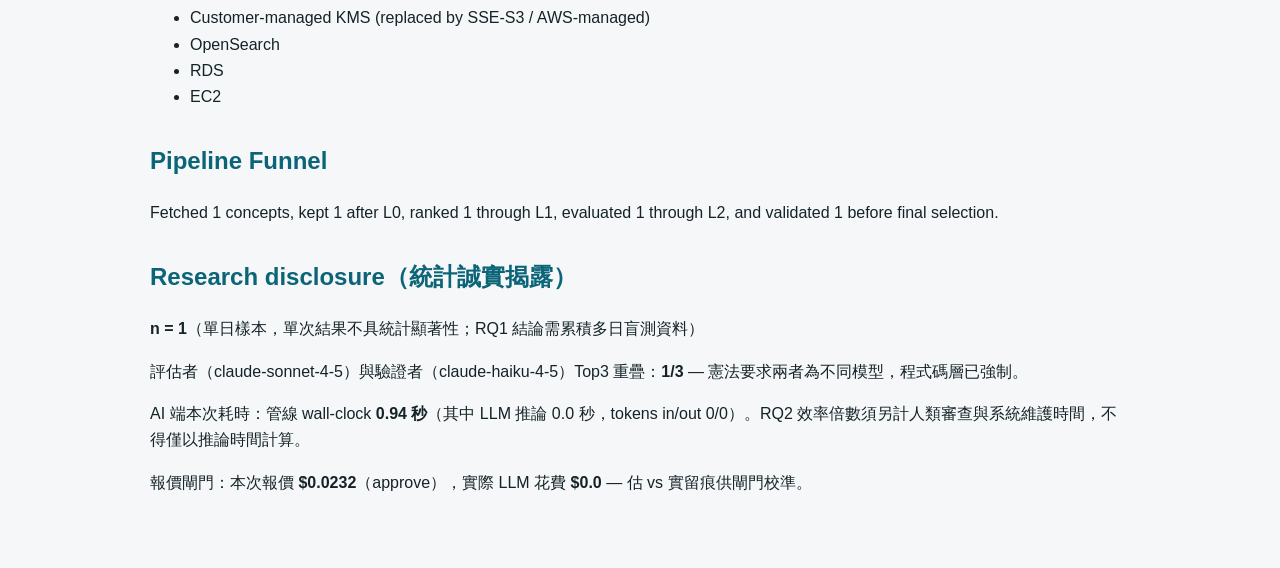
<file: research/s3-files-radar-run-2026-07-23/report.html>
<!doctype html>
<html lang="zh-Hant">
<head>
  <meta charset="utf-8">
  <title>Cathay Tech Intel Report s3files-news-20260723-0750</title>
  <style>
    body { font-family: "Microsoft JhengHei", Arial, sans-serif; margin: 0; background: #f5f7f8; color: #152328; line-height: 1.65; }
    header { background: #0b3f4a; color: white; padding: 28px 36px; }
    main { max-width: 980px; margin: 0 auto; padding: 28px 20px 56px; }
    .pick { display: grid; grid-template-columns: 42px 1fr; gap: 16px; background: white; border: 1px solid #d9e2e4; border-radius: 6px; padding: 18px; margin-bottom: 18px; }
    .rank { color: #0b6477; font-size: 28px; font-weight: 700; }
    .meta { color: #60747b; font-size: 13px; }
    .reason { background: #edf5f6; padding: 8px 10px; border-radius: 4px; }
    h2 { color: #0b6477; margin-top: 30px; }
    h3 { margin: 0; }
    h4 { margin: 14px 0 4px; }
    table { border-collapse: collapse; width: 100%; margin-top: 8px; font-size: 13px; }
    th, td { border: 1px solid #d9e2e4; padding: 6px 8px; text-align: left; }
    th { background: #edf5f6; }
  </style>
</head>
<body>
<header>
  <div>Daily AWS Technical Radar</div>
  <h1>Cathay Tech Intel v3 Report</h1>
  <p>Run ID: s3files-news-20260723-0750 | Source: seed_article | Final winners selected after all five steps by average score.</p>
</header>
<main>
  <h2>Final Top 3</h2>

            <article class="pick">
              <div class="rank">1</div>
              <div>
                <h3>Launching S3 Files, making S3 buckets accessible as file systems</h3>
                <p class="meta">AWS News Blog (explicit article input) | 2026-04-07 | avg 4.35</p>
                <p>Amazon S3 Files lets general purpose S3 buckets be mounted as shared NFS file systems by EC2, containers, and Lambda. File changes synchronize with S3; it uses IAM, TLS, POSIX permissions, and CloudWatch/CloudTrail monitoring.</p>
                <p class="reason">AWS fit is high for the current Cathay-oriented radar. Maturity is enough for PoC planning. Enterprise evidence found: PayU (印度金融服務).</p>
                <h4>Cathay application scenario</h4>
                <p>Use this as a controlled internal PoC candidate for insurance operations, compliance review, knowledge retrieval, or AI governance depending on its tags. Start with a small team, measure decision quality, time saved, and risk controls before wider rollout.</p>
                <h4>Evidence</h4>
                <ul><li>PayU (印度金融服務) (5/5)</li><li>SBI 生命保險株式會社 (SBI Life Insurance, 日本) (5/5)</li><li>美國總務署 (U.S. General Services Administration, GSA) (4/5)</li></ul>
                <h4>GCP / Azure equivalent services</h4>
                <table><tr><th>Capability</th><th>AWS</th><th>GCP</th><th>Azure</th></tr><tr><td>s3</td><td>Amazon S3 / S3 Tables / S3 Metadata</td><td>Cloud Storage / BigLake</td><td>Blob Storage / OneLake</td></tr><tr><td>ec2</td><td>Amazon EC2 Graviton</td><td>Compute Engine (Axion)</td><td>VMs (Cobalt)</td></tr><tr><td>lambda</td><td>AWS Lambda (SnapStart)</td><td>Cloud Run functions</td><td>Azure Functions</td></tr><tr><td>cloudformation</td><td>AWS CloudFormation / CDK</td><td>Infrastructure Manager</td><td>ARM / Bicep</td></tr></table>
              </div>
            </article>

  <h2>System Scoring Report</h2>
  <table><tr><th>ID</th><th>Concept</th><th>Evaluator</th><th>Validator</th><th>Average</th></tr><tr><td>M-2E486BFB</td><td>Launching S3 Files, making S3 buckets accessible as file systems</td><td>4.5</td><td>4.2</td><td>4.35</td></tr></table>
  <h2>Algorithmic Decision Layer</h2><p>This layer applies an interpretable weighted decision policy above raw average score. It is not a trained ML model yet; human feedback logs are still being accumulated for future calibration.</p><table><tr><th>ID</th><th>Decision score</th><th>Recommended action</th><th>Why</th></tr><tr><td>M-2E486BFB</td><td>4.94</td><td>adopt_candidate_after_review</td><td>evaluator and validator both placed this candidate in Top 3; high evidence confidence; 4 matched enterprise evidence item(s)</td></tr></table>
  <h2>Evidence Ledger</h2><p>Every candidate now carries an auditable chain from source article to L1 relevance, L2 evaluator score, independent validator score, governance flags, and final radar-ring recommendation.</p><table><tr><th>ID</th><th>Evidence</th><th>Ring</th><th>Governance flags</th></tr><tr><td>M-2E486BFB</td><td>high</td><td>Adopt</td><td>No blocking flag</td></tr></table>
  <h2>Human Review Gate</h2><p>Status: <b>awaiting_human_review</b>. A reviewer should record approve, reject, override, or comment through the human-pick Lambda before this becomes an implementation recommendation.</p><table><tr><th>Rank</th><th>ID</th><th>Concept</th><th>Average</th><th>Ring</th></tr><tr><td>1</td><td>M-2E486BFB</td><td>Launching S3 Files, making S3 buckets accessible as file systems</td><td>4.35</td><td>Adopt</td></tr></table>
  <h2>Human Feedback Statistics</h2><p>Sample status: <b>insufficient_for_ml_training</b>. These are descriptive statistics for now, not ML training evidence.</p><table><tr><th>Metric</th><th>Value</th></tr><tr><td>AI pick logs</td><td>1</td></tr><tr><td>Human review logs</td><td>0</td></tr><tr><td>Approvals / rejections / overrides</td><td>0 / 0 / 0</td></tr><tr><td>Average review minutes</td><td>None</td></tr><tr><td>Average AI-human Top3 overlap</td><td>None</td></tr></table>
  <h2>Audit Packet</h2><p>The audit packet summarizes whether this run has the artifacts needed for governance review.</p><ul><li>evidence_ledger_created: PASS</li><li>review_packet_created: PASS</li><li>decision_layer_created: PASS</li><li>feedback_stats_created: PASS</li><li>quote_gate_allows_run: PASS</li><li>human_review_pending: PASS</li></ul>
  <h2>Budget Quotation</h2>
  <p>This implementation is designed to stay within the USD 100 company-account landing-validation budget. Estimated monthly AWS cost for light usage is USD 5-15. Amazon Bedrock and CloudFront are intentionally excluded, and Anthropic API calls are controlled by the per-run quote gate.</p>
  <table><tr><th>Service</th><th>Purpose</th><th>Estimate USD/month</th></tr><tr><td>S3</td><td>pipeline JSON + HTML reports; lifecycle expires runs/ after 90 days</td><td>1</td></tr><tr><td>Lambda</td><td>run S1-S5</td><td>1</td></tr><tr><td>Step Functions</td><td>orchestrate five-step workflow</td><td>1</td></tr><tr><td>DynamoDB</td><td>AI/human pick log with TTL (RQ1 blind-test data)</td><td>1</td></tr><tr><td>Secrets Manager</td><td>store Anthropic API key</td><td>0.4</td></tr><tr><td>EventBridge Scheduler</td><td>daily 08:00 Taipei trigger (default disabled)</td><td>0</td></tr><tr><td>CloudWatch Logs</td><td>execution logs, 14-day retention</td><td>[1, 3]</td></tr><tr><td>Anthropic API</td><td>evaluator (Sonnet 4.5) + validator (Haiku 4.5) calls</td><td>usage-based; ~USD 0.09 per approved run</td></tr></table>
  <h3>Excluded for Budget Control</h3>
  <ul><li>Amazon Bedrock (blocked by SCP)</li><li>CloudFront (global service; region-restricted account)</li><li>Customer-managed KMS (replaced by SSE-S3 / AWS-managed)</li><li>OpenSearch</li><li>RDS</li><li>EC2</li></ul>
  <h2>Pipeline Funnel</h2>
  <p>Fetched 1 concepts, kept 1 after L0, ranked 1 through L1, evaluated 1 through L2, and validated 1 before final selection.</p>
  <h2>Research disclosure（統計誠實揭露）</h2>
  <p><b>n = 1</b>（單日樣本，單次結果不具統計顯著性；RQ1 結論需累積多日盲測資料）</p><p>評估者（claude-sonnet-4-5）與驗證者（claude-haiku-4-5）Top3 重疊：<b>1/3</b> — 憲法要求兩者為不同模型，程式碼層已強制。</p><p>AI 端本次耗時：管線 wall-clock <b>0.94 秒</b>（其中 LLM 推論 0.0 秒，tokens in/out 0/0）。RQ2 效率倍數須另計人類審查與系統維護時間，不得僅以推論時間計算。</p><p>報價閘門：本次報價 <b>$0.0232</b>（approve），實際 LLM 花費 <b>$0.0</b> — 估 vs 實留痕供閘門校準。</p>
</main>
</body>
</html>
</file>
